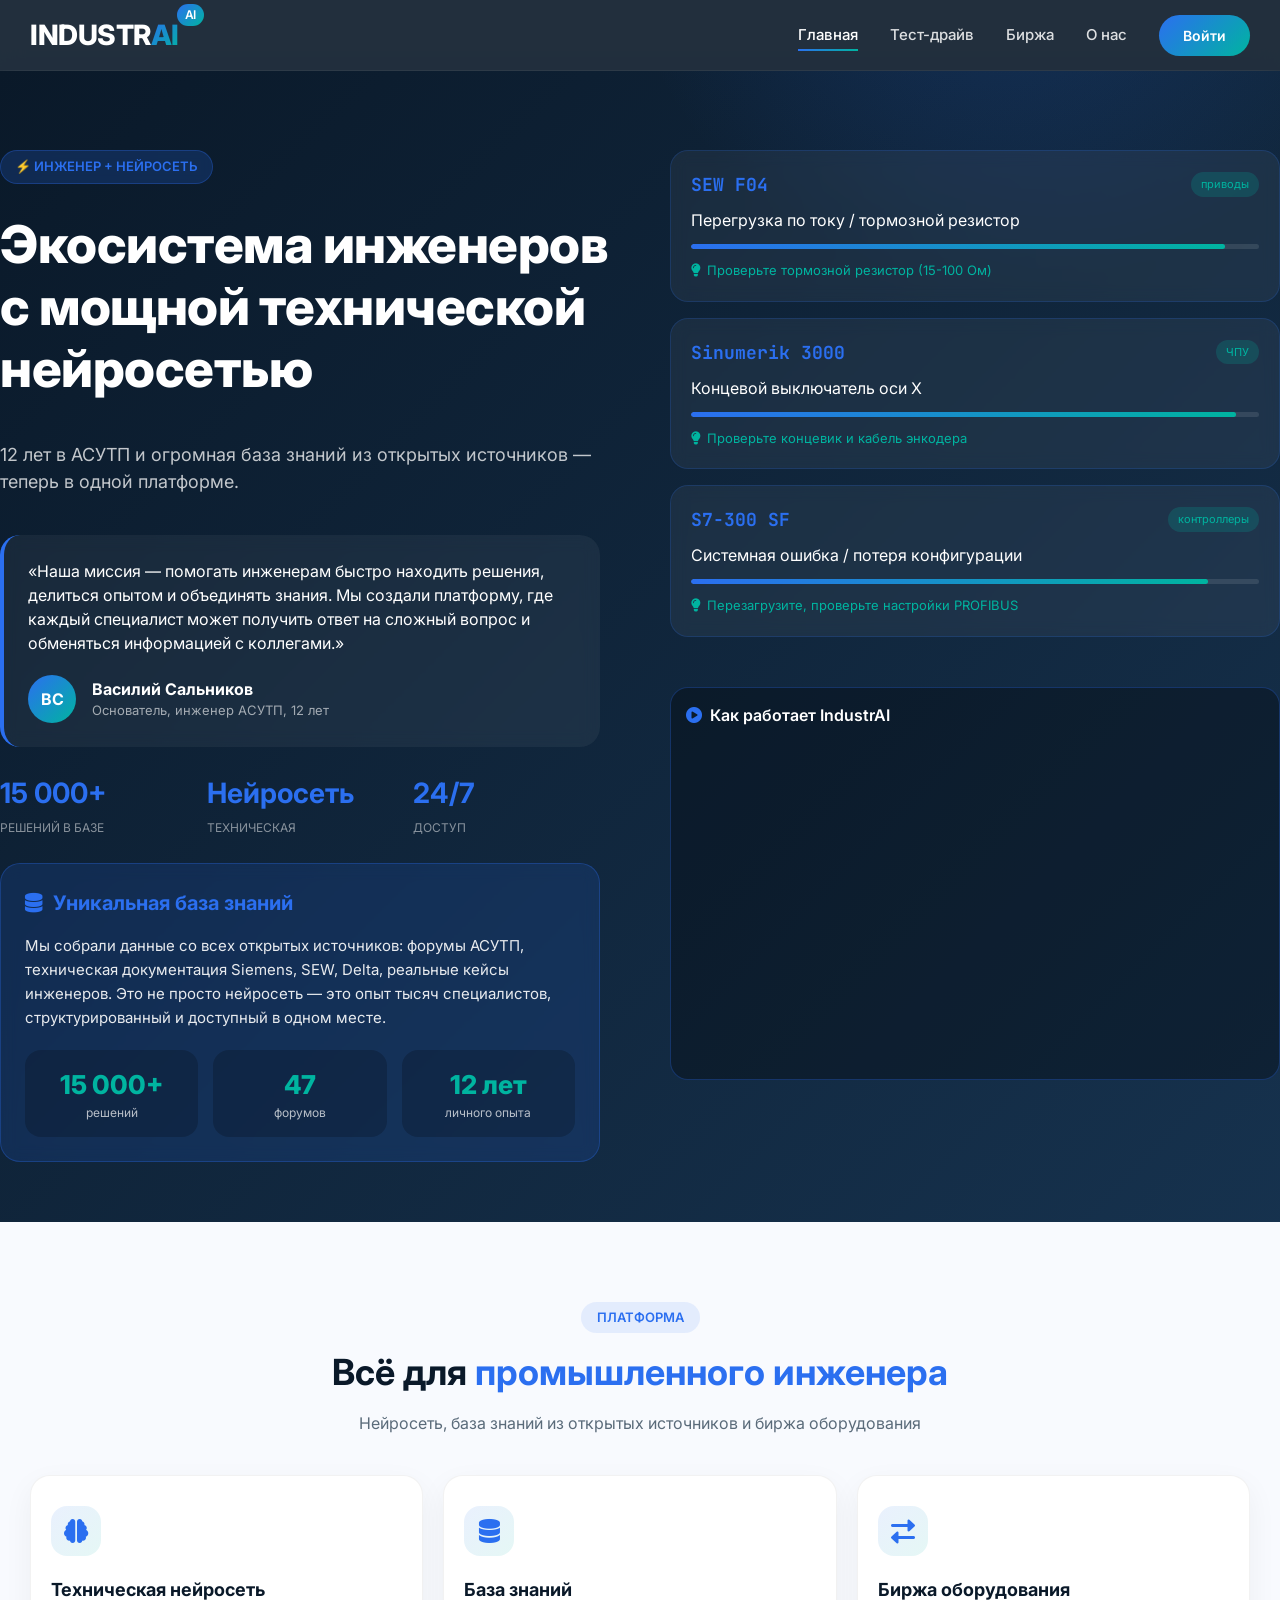
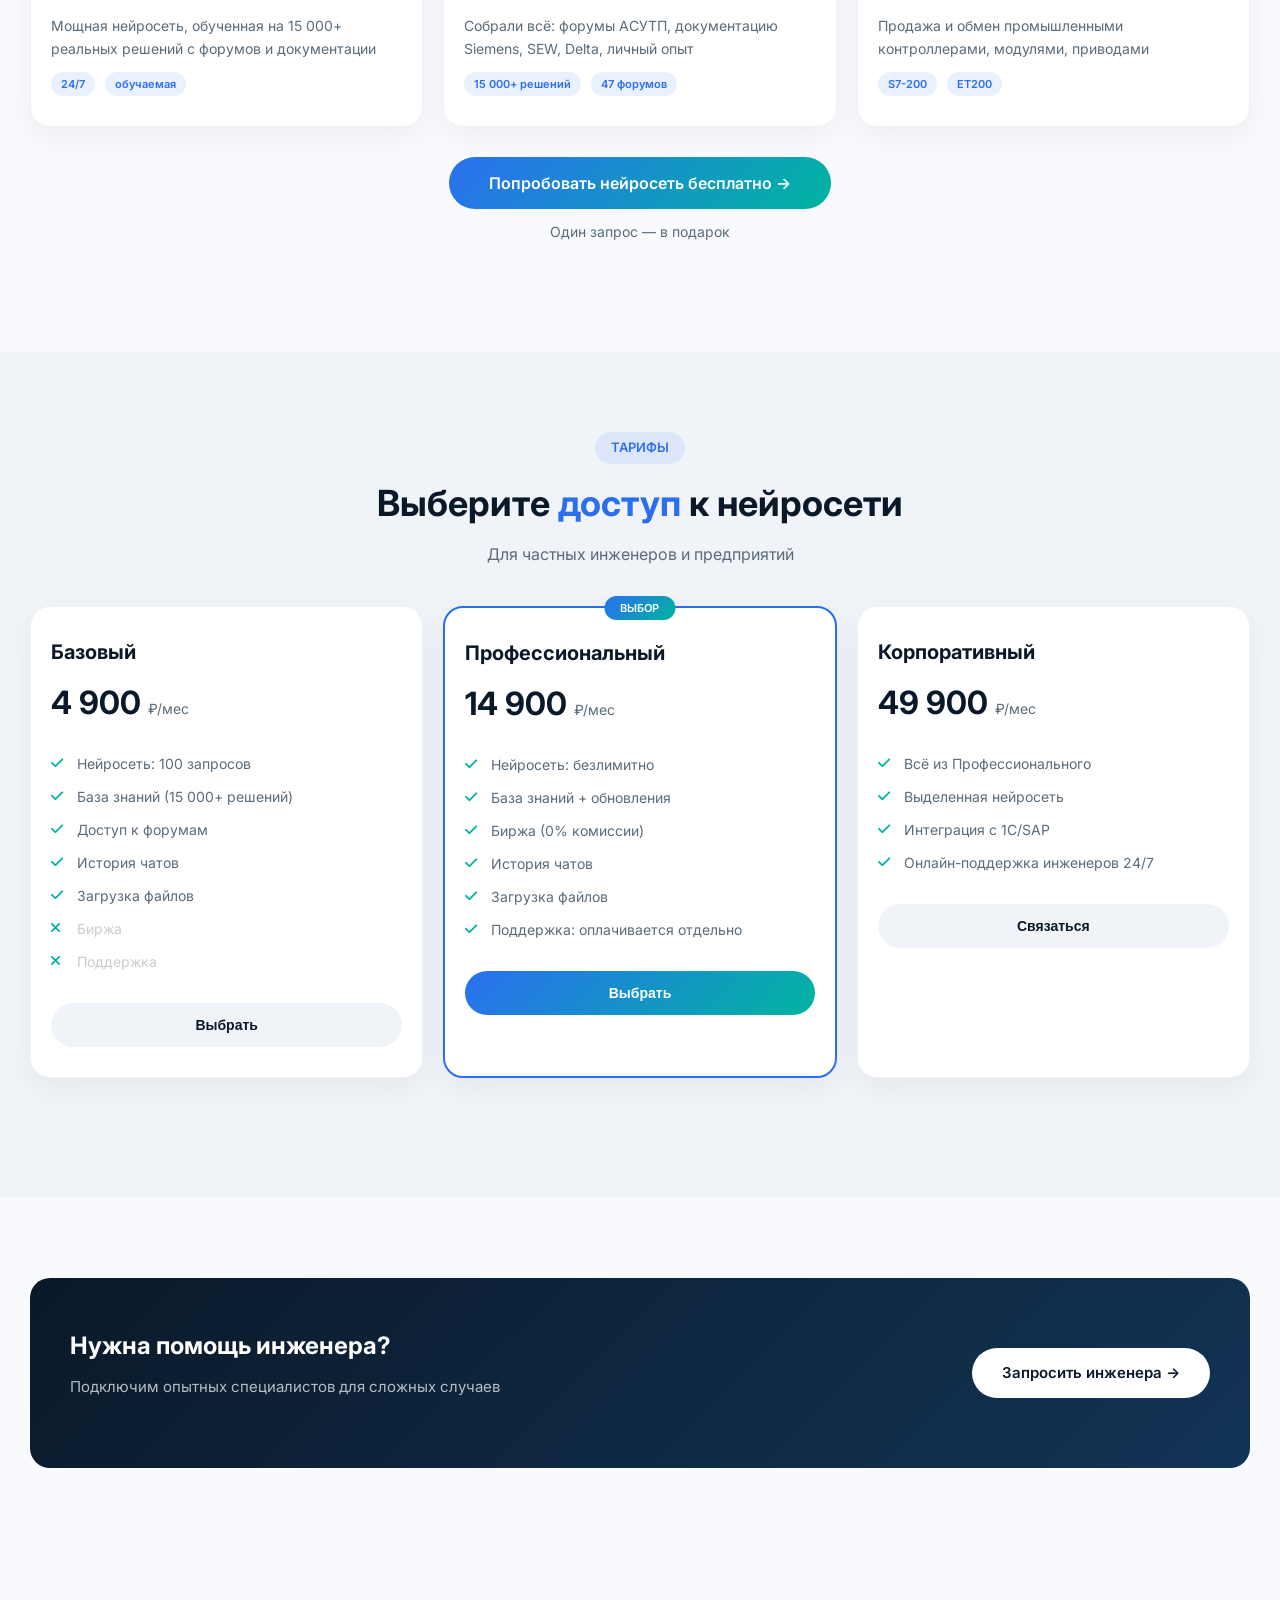
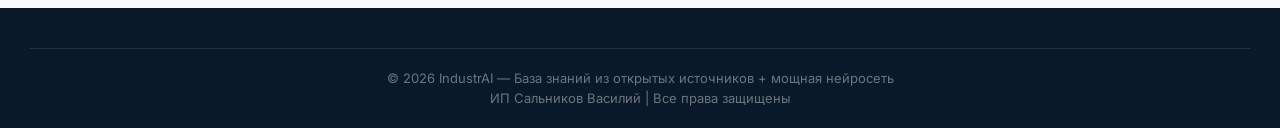
<file: index.html>
<!DOCTYPE html>
<html lang="ru">
<head>
    <meta charset="UTF-8">
    <meta name="viewport" content="width=device-width, initial-scale=1.0, maximum-scale=1.0, user-scalable=yes, viewport-fit=cover">
    <meta name="copyright" content="IndustrAI - Василий Сальников, 2026. Все права защищены">
    <meta name="author" content="Василий Сальников">
    <link rel="icon" href="data:image/svg+xml,<svg xmlns='http://www.w3.org/2000/svg' viewBox='0 0 100 100'><rect width='100' height='100' rx='20' fill='%232B6FF0'/><text x='50' y='70' font-size='70' text-anchor='middle' fill='white' font-family='Arial' font-weight='bold'>IA</text></svg>">
    <title>IndustrAI — экосистема инженеров</title>
    <link rel="preconnect" href="https://fonts.googleapis.com">
    <link rel="preconnect" href="https://fonts.gstatic.com" crossorigin>
    <link href="https://fonts.googleapis.com/css2?family=Inter:wght@300;400;500;600;700;800&family=JetBrains+Mono:wght@400;500&display=swap" rel="stylesheet">
    <link rel="stylesheet" href="https://cdnjs.cloudflare.com/ajax/libs/font-awesome/6.0.0-beta3/css/all.min.css">
    <!-- Подключаем CSS с принудительным обновлением кэша -->
    <link rel="stylesheet" href="style.css?v=3">
    
    <style>
        /* КРИТИЧЕСКИЕ СТИЛИ ДЛЯ МОБИЛЬНЫХ УСТРОЙСТВ - ДЛЯ ГАРАНТИИ */
        @media (max-width: 768px) {
            /* Область ввода чата - гарантированно видна */
            .chat-input-area {
                padding: 10px 12px !important;
                background: white !important;
                border-top: 1px solid #E0E8F0 !important;
            }
            
            .chat-input-wrapper {
                display: flex !important;
                gap: 8px !important;
                align-items: center !important;
                width: 100% !important;
            }
            
            .chat-input {
                flex: 1 !important;
                padding: 10px 14px !important;
                font-size: 14px !important;
                background: #F5F7FA !important;
                border: 1px solid #E0E8F0 !important;
                border-radius: 30px !important;
                -webkit-appearance: none !important;
            }
            
            /* Кнопка отправки - БОЛЬШАЯ И ВИДИМАЯ */
            .chat-send {
                width: 44px !important;
                height: 44px !important;
                min-width: 44px !important;
                background: linear-gradient(135deg, #2B6FF0, #00B4A0) !important;
                border-radius: 50% !important;
                display: flex !important;
                align-items: center !important;
                justify-content: center !important;
                color: white !important;
                border: none !important;
                cursor: pointer !important;
                flex-shrink: 0 !important;
            }
            
            .chat-send i {
                font-size: 18px !important;
            }
            
            /* Кнопка прикрепления файла */
            .attach-btn {
                width: 44px !important;
                height: 44px !important;
                min-width: 44px !important;
                background: #F0F4F8 !important;
                border-radius: 50% !important;
                display: flex !important;
                align-items: center !important;
                justify-content: center !important;
                color: #2B6FF0 !important;
                border: 1px solid #E0E8F0 !important;
                cursor: pointer !important;
                flex-shrink: 0 !important;
            }
            
            /* Контейнер чата */
            .chat-container {
                margin: 10px 12px 20px !important;
                border-radius: 20px !important;
                display: flex !important;
                flex-direction: column !important;
            }
            
            /* Боковая панель */
            .chat-sidebar {
                height: auto !important;
                max-height: 200px !important;
                min-height: auto !important;
                padding: 12px !important;
            }
            
            /* Основная область чата */
            .chat-main {
                height: 55vh !important;
                min-height: 400px !important;
            }
            
            /* Сообщения */
            .message-content {
                max-width: 85% !important;
                font-size: 13px !important;
                padding: 10px 14px !important;
            }
            
            /* Отступы для тела */
            body {
                padding-top: 60px !important;
            }
            
            .container {
                padding: 0 12px !important;
            }
        }
    </style>
</head>
<body>
    <!-- Мобильное меню -->
    <div class="mobile-menu" id="mobileMenu">
        <a href="index.html" class="nav-link active">Главная</a>
        <a href="test.html" class="nav-link">Тест-драйв</a>
        <a href="marketplace.html" class="nav-link">Биржа</a>
        <a href="about.html" class="nav-link">О нас</a>
        <a href="login.html" class="nav-button" style="margin-top: 20px; text-align: center;">Войти</a>
    </div>

    <!-- Навигация -->
    <nav class="navbar">
        <div class="container nav-container">
            <a href="index.html" class="logo">INDUSTR<span>AI</span></a>
            <div class="nav-menu">
                <a href="index.html" class="nav-link active">Главная</a>
                <a href="test.html" class="nav-link" id="testDriveLink">Тест-драйв</a>
                <a href="marketplace.html" class="nav-link">Биржа</a>
                <a href="about.html" class="nav-link">О нас</a>
                <div id="userMenu" style="display: none; align-items: center; gap: 15px;">
                    <span class="user-name" id="userNameDisplay" onclick="window.location.href='profile.html'"></span>
                    <span class="logout-btn" onclick="logout()">Выйти</span>
                </div>
                <a href="login.html" class="nav-button" id="loginBtn">Войти</a>
            </div>
            <div class="mobile-menu-button" onclick="toggleMobileMenu()">
                <i class="fas fa-bars"></i>
            </div>
        </div>
    </nav>

    <!-- Баннер подписки (показывается только авторизованным) -->
    <div id="subscriptionBanner" class="subscription-banner" style="display: none;">
        <div class="container">
            <div class="subscription-info">
                <div class="subscription-title" id="subscriptionTitle">✓ Подписка активна</div>
                <div class="subscription-text" id="subscriptionText">Спасибо за приобретение подписки! Теперь у вас есть неограниченный доступ к технической нейросети.</div>
                <div class="subscription-expiry" id="subscriptionExpiry"></div>
            </div>
            <a href="profile.html" class="subscription-button">Перейти в нейросеть →</a>
        </div>
    </div>

    <!-- Модальное окно подтверждения оплаты -->
    <div class="confirm-modal" id="confirmModal">
        <div class="confirm-content">
            <h3 id="confirmTitle">Подтверждение</h3>
            <p id="confirmText">Вы согласны с условиями покупки?</p>
            <div class="confirm-buttons">
                <button class="confirm-button yes" onclick="processPayment()">Да, оплатить</button>
                <button class="confirm-button no" onclick="closeConfirmModal()">Отмена</button>
            </div>
        </div>
    </div>

    <!-- Модальное окно для телефона -->
    <div class="modal" id="phoneModal">
        <div class="modal-content">
            <div class="modal-close" onclick="closeModal()">×</div>
            <h3>Оставьте ваш телефон</h3>
            <p>Мы свяжемся с вами в ближайшее время</p>
            <input type="tel" class="modal-input" id="buyerPhone" placeholder="+7 (___) ___-__-__">
            <button class="modal-button" onclick="submitPhone()">Отправить</button>
        </div>
    </div>

    <!-- Главная страница -->
    <section class="gradient-bg">
        <div class="container hero">
            <div class="hero-grid">
                <!-- Левая колонка -->
                <div class="hero-left">
                    <span class="hero-label">⚡ ИНЖЕНЕР + НЕЙРОСЕТЬ</span>
                    <h1>Экосистема инженеров с мощной технической нейросетью</h1>
                    <p class="hero-description">12 лет в АСУТП и огромная база знаний из открытых источников — теперь в одной платформе.</p>
                    
                    <!-- Блок истории -->
                    <div class="story-block">
                        <p>«Наша миссия — помогать инженерам быстро находить решения, делиться опытом и объединять знания. Мы создали платформу, где каждый специалист может получить ответ на сложный вопрос и обменяться информацией с коллегами.»</p>
                        <div class="story-author">
                            <div class="author-photo">ВС</div>
                            <div>
                                <h4 style="color:white;">Василий Сальников</h4>
                                <p style="opacity:0.6; font-size:13px;">Основатель, инженер АСУТП, 12 лет</p>
                            </div>
                        </div>
                    </div>

                    <!-- Статистика -->
                    <div class="hero-stats">
                        <div class="stat-item">
                            <span class="stat-number">15 000+</span><br>
                            <span class="stat-label">решений в базе</span>
                        </div>
                        <div class="stat-item">
                            <span class="stat-number">Нейросеть</span><br>
                            <span class="stat-label">техническая</span>
                        </div>
                        <div class="stat-item">
                            <span class="stat-number">24/7</span><br>
                            <span class="stat-label">доступ</span>
                        </div>
                    </div>

                    <!-- Блок базы знаний -->
                    <div class="knowledge-block">
                        <h3><i class="fas fa-database"></i> Уникальная база знаний</h3>
                        <p>Мы собрали данные со всех открытых источников: форумы АСУТП, техническая документация Siemens, SEW, Delta, реальные кейсы инженеров. Это не просто нейросеть — это опыт тысяч специалистов, структурированный и доступный в одном месте.</p>
                        <div class="knowledge-stats">
                            <div class="knowledge-stat-item">
                                <div class="knowledge-stat-number">15 000+</div>
                                <div class="knowledge-stat-label">решений</div>
                            </div>
                            <div class="knowledge-stat-item">
                                <div class="knowledge-stat-number">47</div>
                                <div class="knowledge-stat-label">форумов</div>
                            </div>
                            <div class="knowledge-stat-item">
                                <div class="knowledge-stat-number">12 лет</div>
                                <div class="knowledge-stat-label">личного опыта</div>
                            </div>
                        </div>
                    </div>
                </div>

                <!-- Правая колонка: карточки ошибок + ВИДЕО -->
                <div class="hero-right">
                    <div class="error-cards">
                        <div class="error-card" onclick="openBuyModal(1)">
                            <div class="error-header">
                                <span class="error-code">SEW F04</span>
                                <span class="error-tag">приводы</span>
                            </div>
                            <div style="margin-bottom:5px;">Перегрузка по току / тормозной резистор</div>
                            <div class="error-progress"><div class="progress-bar" style="width:94%"></div></div>
                            <div class="error-solution"><i class="fas fa-lightbulb"></i> Проверьте тормозной резистор (15-100 Ом)</div>
                        </div>
                        <div class="error-card" onclick="openBuyModal(2)">
                            <div class="error-header">
                                <span class="error-code">Sinumerik 3000</span>
                                <span class="error-tag">ЧПУ</span>
                            </div>
                            <div style="margin-bottom:5px;">Концевой выключатель оси X</div>
                            <div class="error-progress"><div class="progress-bar" style="width:96%"></div></div>
                            <div class="error-solution"><i class="fas fa-lightbulb"></i> Проверьте концевик и кабель энкодера</div>
                        </div>
                        <div class="error-card" onclick="openBuyModal(3)">
                            <div class="error-header">
                                <span class="error-code">S7-300 SF</span>
                                <span class="error-tag">контроллеры</span>
                            </div>
                            <div style="margin-bottom:5px;">Системная ошибка / потеря конфигурации</div>
                            <div class="error-progress"><div class="progress-bar" style="width:91%"></div></div>
                            <div class="error-solution"><i class="fas fa-lightbulb"></i> Перезагрузите, проверьте настройки PROFIBUS</div>
                        </div>
                    </div>

                    <!-- Видеоблок с видео из репозитория -->
                    <div class="video-block">
                        <h4><i class="fas fa-play-circle"></i> Как работает IndustrAI</h4>
                        <div class="video-container">
                            <video width="100%" height="auto" autoplay muted loop playsinline>
                                <source src="promo.mp4" type="video/mp4">
                                Ваш браузер не поддерживает видео.
                            </video>
                        </div>
                    </div>
                </div>
            </div>
        </div>
    </section>

    <!-- Карточки возможностей -->
    <section class="section">
        <div class="container">
            <div class="section-header">
                <span class="section-label">ПЛАТФОРМА</span>
                <h2>Всё для <span>промышленного инженера</span></h2>
                <p class="section-subtitle">Нейросеть, база знаний из открытых источников и биржа оборудования</p>
            </div>

            <div class="features-grid">
                <div class="feature-card">
                    <div class="feature-icon"><i class="fas fa-brain"></i></div>
                    <h3>Техническая нейросеть</h3>
                    <p>Мощная нейросеть, обученная на 15 000+ реальных решений с форумов и документации</p>
                    <span class="feature-tag">24/7</span>
                    <span class="feature-tag">обучаемая</span>
                </div>
                <div class="feature-card">
                    <div class="feature-icon"><i class="fas fa-database"></i></div>
                    <h3>База знаний</h3>
                    <p>Собрали всё: форумы АСУТП, документацию Siemens, SEW, Delta, личный опыт</p>
                    <span class="feature-tag">15 000+ решений</span>
                    <span class="feature-tag">47 форумов</span>
                </div>
                <div class="feature-card">
                    <div class="feature-icon"><i class="fas fa-exchange-alt"></i></div>
                    <h3>Биржа оборудования</h3>
                    <p>Продажа и обмен промышленными контроллерами, модулями, приводами</p>
                    <span class="feature-tag">S7-200</span>
                    <span class="feature-tag">ET200</span>
                </div>
            </div>

            <!-- Кнопка призыва -->
            <div style="text-align: center; margin: 30px 0;">
                <a href="test.html" class="nav-button" id="mainActionBtn" style="font-size: 16px; padding: 14px 40px;">
                    Попробовать нейросеть бесплатно →
                </a>
                <p style="margin-top: 12px; color: #5A6B7A; font-size: 14px;" id="mainActionHint">Один запрос — в подарок</p>
            </div>
        </div>
    </section>

    <!-- Тарифы -->
    <section class="section" style="background: #F0F4F8;">
        <div class="container">
            <div class="section-header">
                <span class="section-label">ТАРИФЫ</span>
                <h2>Выберите <span>доступ</span> к нейросети</h2>
                <p class="section-subtitle">Для частных инженеров и предприятий</p>
            </div>

            <div class="pricing-grid">
                <!-- Базовый -->
                <div class="pricing-card">
                    <h3>Базовый</h3>
                    <div class="price">4 900 <small>₽/мес</small></div>
                    <ul class="pricing-features">
                        <li><i class="fas fa-check"></i> Нейросеть: 100 запросов</li>
                        <li><i class="fas fa-check"></i> База знаний (15 000+ решений)</li>
                        <li><i class="fas fa-check"></i> Доступ к форумам</li>
                        <li><i class="fas fa-check"></i> История чатов</li>
                        <li><i class="fas fa-check"></i> Загрузка файлов</li>
                        <li style="color: #ccc;"><i class="fas fa-times"></i> Биржа</li>
                        <li style="color: #ccc;"><i class="fas fa-times"></i> Поддержка</li>
                    </ul>
                    <button class="pricing-button basic" onclick="showConfirm('basic', 'Базовый', 4900)">Выбрать</button>
                </div>

                <!-- Профессиональный -->
                <div class="pricing-card popular">
                    <div class="popular-badge">ВЫБОР</div>
                    <h3>Профессиональный</h3>
                    <div class="price">14 900 <small>₽/мес</small></div>
                    <ul class="pricing-features">
                        <li><i class="fas fa-check"></i> Нейросеть: безлимитно</li>
                        <li><i class="fas fa-check"></i> База знаний + обновления</li>
                        <li><i class="fas fa-check"></i> Биржа (0% комиссии)</li>
                        <li><i class="fas fa-check"></i> История чатов</li>
                        <li><i class="fas fa-check"></i> Загрузка файлов</li>
                        <li><i class="fas fa-check"></i> Поддержка: оплачивается отдельно</li>
                    </ul>
                    <button class="pricing-button premium" onclick="showConfirm('pro', 'Профессиональный', 14900)">Выбрать</button>
                </div>

                <!-- Корпоративный -->
                <div class="pricing-card">
                    <h3>Корпоративный</h3>
                    <div class="price">49 900 <small>₽/мес</small></div>
                    <ul class="pricing-features">
                        <li><i class="fas fa-check"></i> Всё из Профессионального</li>
                        <li><i class="fas fa-check"></i> Выделенная нейросеть</li>
                        <li><i class="fas fa-check"></i> Интеграция с 1С/SAP</li>
                        <li><i class="fas fa-check"></i> Онлайн-поддержка инженеров 24/7</li>
                    </ul>
                    <button class="pricing-button basic" onclick="showConfirm('corp', 'Корпоративный', 49900)">Связаться</button>
                </div>
            </div>
        </div>
    </section>

    <!-- Блок поддержки -->
    <section class="section">
        <div class="container">
            <div class="support-section">
                <div class="support-content">
                    <h2>Нужна помощь инженера?</h2>
                    <p>Подключим опытных специалистов для сложных случаев</p>
                </div>
                <div class="support-button" onclick="requestSupport()">Запросить инженера →</div>
            </div>
        </div>
    </section>

    <!-- Футер -->
    <footer class="footer">
        <div class="container">
            <div class="footer-bottom">
                © 2026 IndustrAI — База знаний из открытых источников + мощная нейросеть<br>
                ИП Сальников Василий | Все права защищены
            </div>
        </div>
    </footer>

    <script src="script.js?v=3"></script>
</body>
</html>
</file>
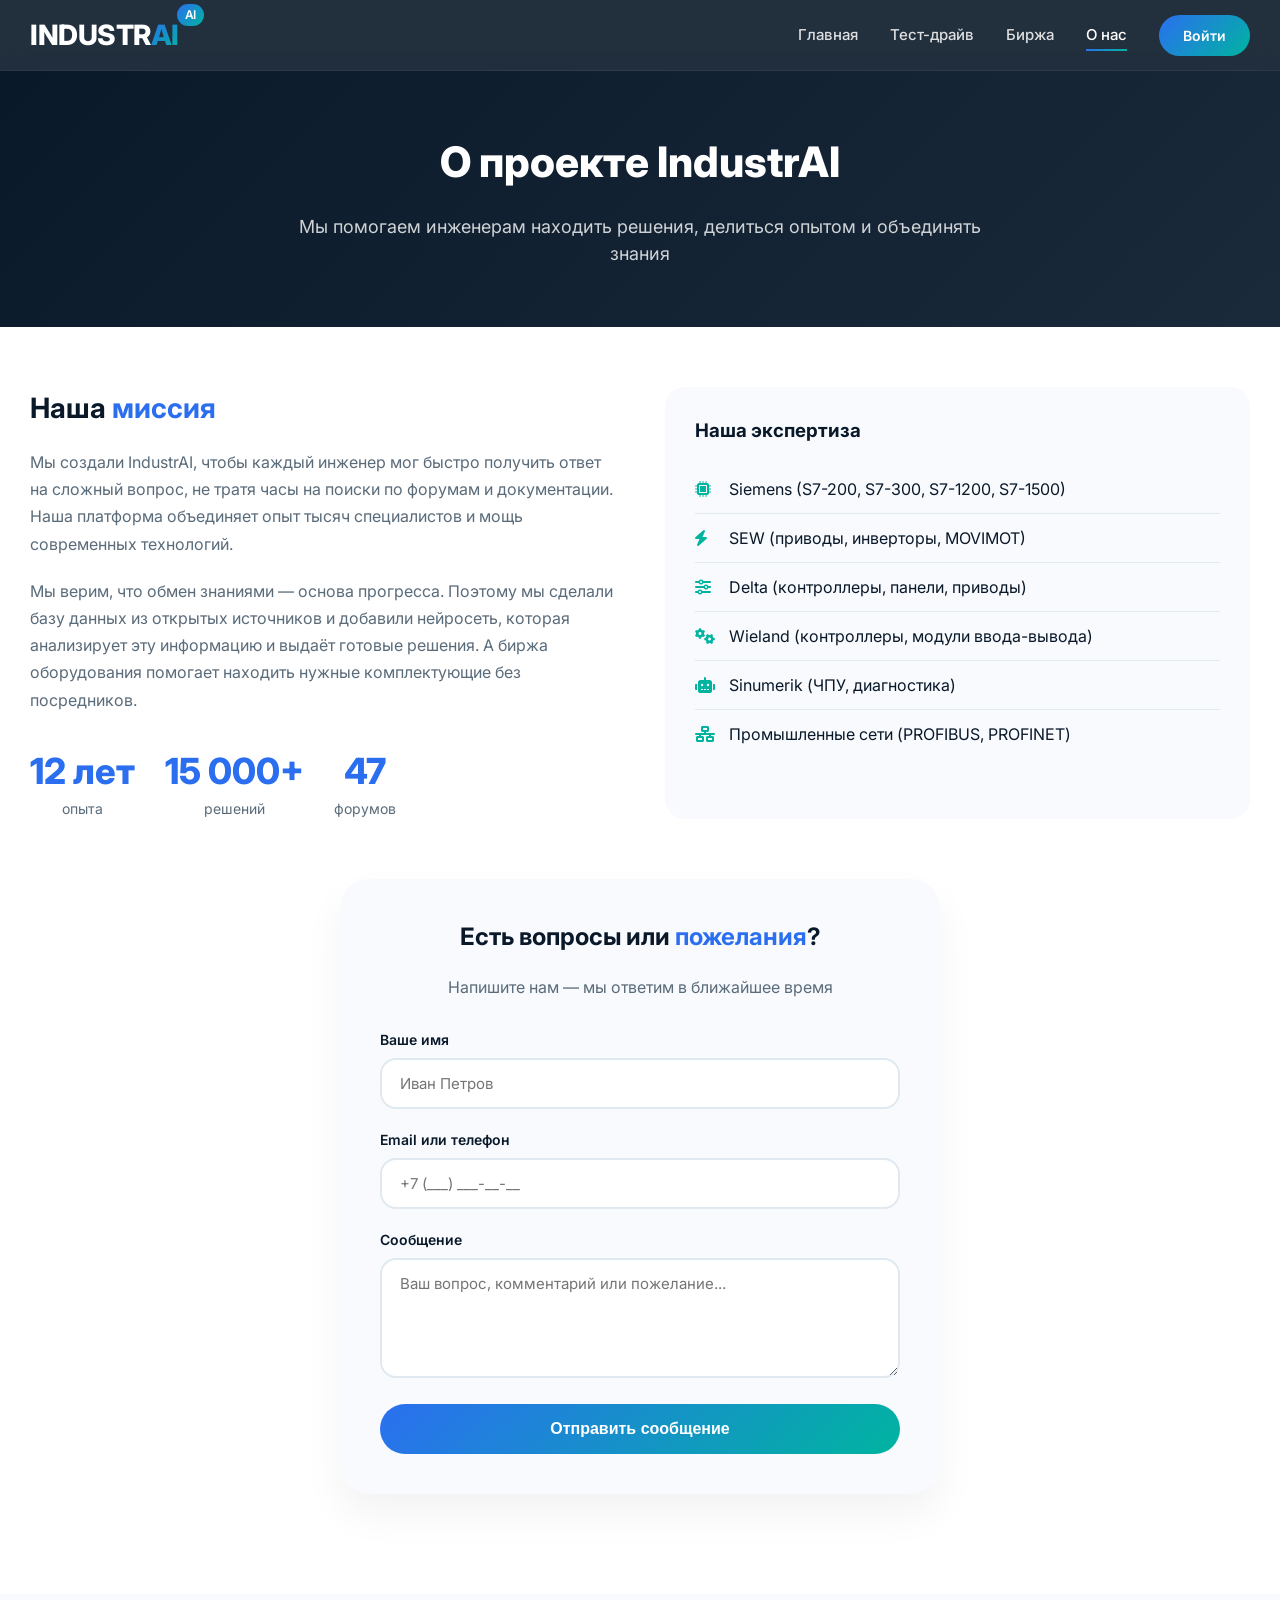
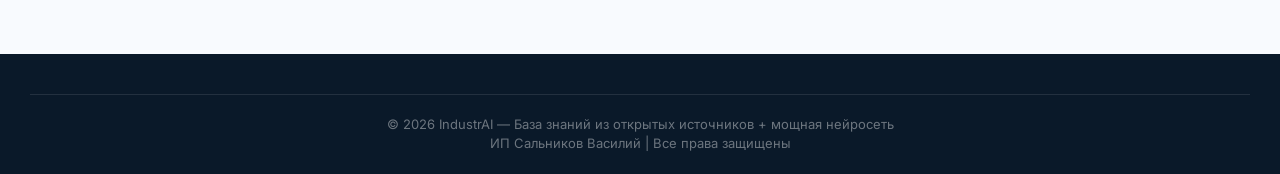
<file: about.html>
<!DOCTYPE html>
<html lang="ru">
<head>
    <meta charset="UTF-8">
    <meta name="viewport" content="width=device-width, initial-scale=1.0, maximum-scale=1.0, user-scalable=yes">
    <meta name="copyright" content="IndustrAI - Василий Сальников, 2026. Все права защищены">
    <meta name="author" content="Василий Сальников">
    <link rel="icon" href="data:image/svg+xml,<svg xmlns='http://www.w3.org/2000/svg' viewBox='0 0 100 100'><rect width='100' height='100' rx='20' fill='%232B6FF0'/><text x='50' y='70' font-size='70' text-anchor='middle' fill='white' font-family='Arial' font-weight='bold'>IA</text></svg>">
    <title>О проекте — IndustrAI</title>
    <link rel="preconnect" href="https://fonts.googleapis.com">
    <link rel="preconnect" href="https://fonts.gstatic.com" crossorigin>
    <link href="https://fonts.googleapis.com/css2?family=Inter:wght@300;400;500;600;700;800&display=swap" rel="stylesheet">
    <link rel="stylesheet" href="https://cdnjs.cloudflare.com/ajax/libs/font-awesome/6.0.0-beta3/css/all.min.css">
    <link rel="stylesheet" href="style.css">
</head>
<body>
    <!-- Мобильное меню -->
    <div class="mobile-menu" id="mobileMenu">
        <a href="index.html" class="nav-link">Главная</a>
        <a href="test.html" class="nav-link">Тест-драйв</a>
        <a href="marketplace.html" class="nav-link">Биржа</a>
        <a href="about.html" class="nav-link active">О нас</a>
        <a href="login.html" class="nav-button" style="margin-top: 20px; text-align: center;">Войти</a>
    </div>

    <!-- Навигация -->
    <nav class="navbar">
        <div class="container nav-container">
            <a href="index.html" class="logo">INDUSTR<span>AI</span></a>
            <div class="nav-menu">
                <a href="index.html" class="nav-link">Главная</a>
                <a href="test.html" class="nav-link" id="testDriveLink">Тест-драйв</a>
                <a href="marketplace.html" class="nav-link">Биржа</a>
                <a href="about.html" class="nav-link active">О нас</a>
                <div id="userMenu" style="display: none; align-items: center; gap: 15px;">
                    <span class="user-name" id="userNameDisplay" onclick="window.location.href='profile.html'"></span>
                    <span class="logout-btn" onclick="logout()">Выйти</span>
                </div>
                <a href="login.html" class="nav-button" id="loginBtn">Войти</a>
            </div>
            <div class="mobile-menu-button" onclick="toggleMobileMenu()">
                <i class="fas fa-bars"></i>
            </div>
        </div>
    </nav>

    <!-- Страница "О нас" -->
    <section class="about-hero">
        <div class="container">
            <h1>О проекте IndustrAI</h1>
            <p>Мы помогаем инженерам находить решения, делиться опытом и объединять знания</p>
        </div>
    </section>

    <div class="about-content">
        <div class="container">
            <div class="about-grid">
                <div class="about-text">
                    <h2>Наша <span>миссия</span></h2>
                    <p>Мы создали IndustrAI, чтобы каждый инженер мог быстро получить ответ на сложный вопрос, не тратя часы на поиски по форумам и документации. Наша платформа объединяет опыт тысяч специалистов и мощь современных технологий.</p>
                    <p>Мы верим, что обмен знаниями — основа прогресса. Поэтому мы сделали базу данных из открытых источников и добавили нейросеть, которая анализирует эту информацию и выдаёт готовые решения. А биржа оборудования помогает находить нужные комплектующие без посредников.</p>
                    
                    <div class="about-stats">
                        <div class="about-stat-item">
                            <div class="about-stat-number">12 лет</div>
                            <div class="about-stat-label">опыта</div>
                        </div>
                        <div class="about-stat-item">
                            <div class="about-stat-number">15 000+</div>
                            <div class="about-stat-label">решений</div>
                        </div>
                        <div class="about-stat-item">
                            <div class="about-stat-number">47</div>
                            <div class="about-stat-label">форумов</div>
                        </div>
                    </div>
                </div>
                
                <div class="expertise-list">
                    <h3 style="margin-bottom:20px;">Наша экспертиза</h3>
                    <li><i class="fas fa-microchip"></i> Siemens (S7-200, S7-300, S7-1200, S7-1500)</li>
                    <li><i class="fas fa-bolt"></i> SEW (приводы, инверторы, MOVIMOT)</li>
                    <li><i class="fas fa-sliders-h"></i> Delta (контроллеры, панели, приводы)</li>
                    <li><i class="fas fa-cogs"></i> Wieland (контроллеры, модули ввода-вывода)</li>
                    <li><i class="fas fa-robot"></i> Sinumerik (ЧПУ, диагностика)</li>
                    <li><i class="fas fa-network-wired"></i> Промышленные сети (PROFIBUS, PROFINET)</li>
                </div>
            </div>

            <!-- Форма обратной связи -->
            <div class="feedback-form">
                <h3>Есть вопросы или <span>пожелания</span>?</h3>
                <p style="text-align:center; color:#5A6B7A; margin-bottom:30px;">Напишите нам — мы ответим в ближайшее время</p>
                
                <form id="feedbackForm" onsubmit="sendFeedback(event)">
                    <div class="form-group">
                        <label>Ваше имя</label>
                        <input type="text" class="form-control" id="feedbackName" placeholder="Иван Петров" required>
                    </div>
                    <div class="form-group">
                        <label>Email или телефон</label>
                        <input type="text" class="form-control" id="feedbackContact" placeholder="+7 (___) ___-__-__" required>
                    </div>
                    <div class="form-group">
                        <label>Сообщение</label>
                        <textarea class="form-control" id="feedbackMessage" placeholder="Ваш вопрос, комментарий или пожелание..." required></textarea>
                    </div>
                    <button type="submit" class="form-submit">Отправить сообщение</button>
                </form>
            </div>
        </div>
    </div>

    <!-- Футер -->
    <footer class="footer">
        <div class="container">
            <div class="footer-bottom">
                © 2026 IndustrAI — База знаний из открытых источников + мощная нейросеть<br>
                ИП Сальников Василий | Все права защищены
            </div>
        </div>
    </footer>

    <script src="script.js"></script>
</body>
</html>
</file>
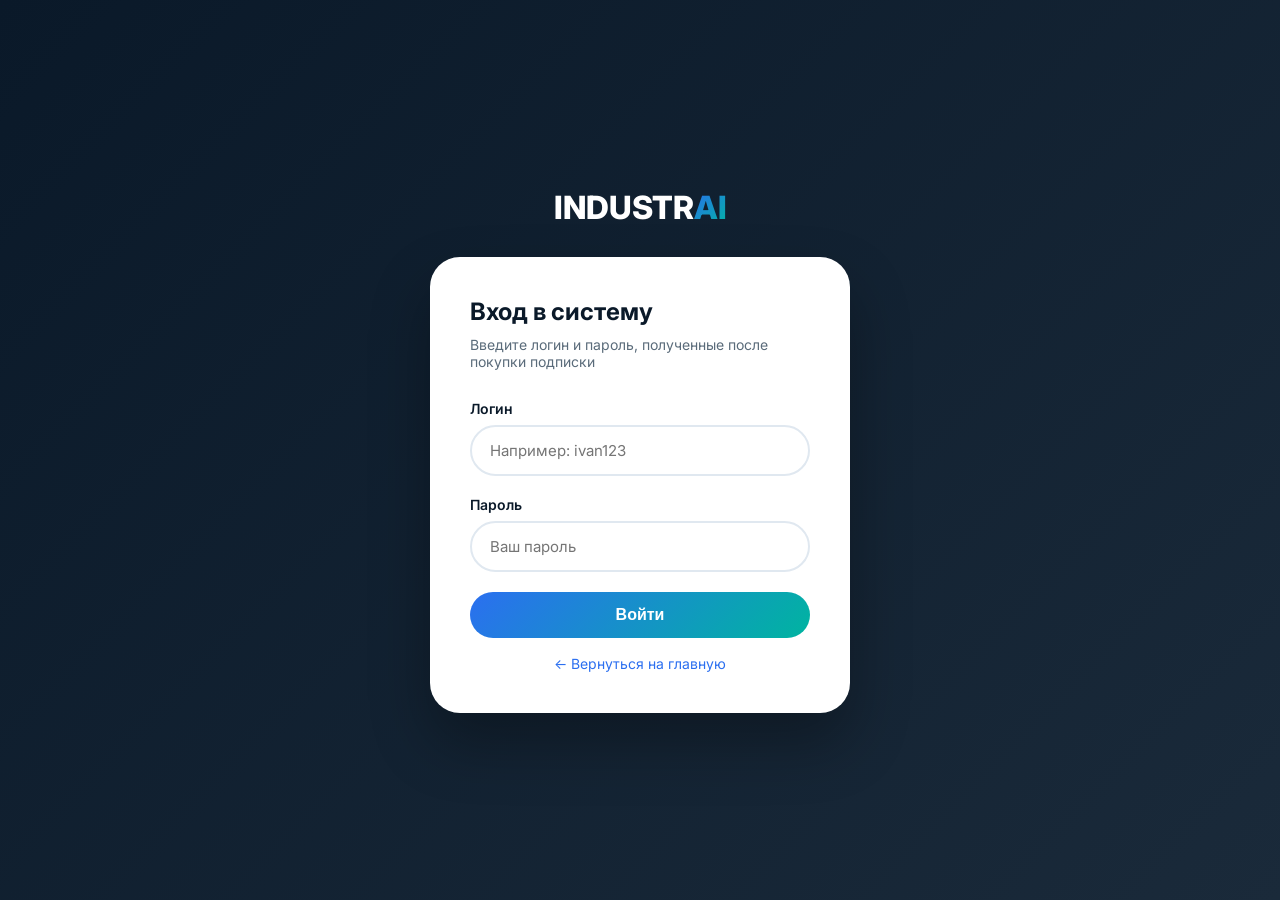
<file: login.html>
<!DOCTYPE html>
<html lang="ru">
<head>
    <meta charset="UTF-8">
    <meta name="viewport" content="width=device-width, initial-scale=1.0">
    <title>IndustrAI — вход в систему</title>
    <link rel="preconnect" href="https://fonts.googleapis.com">
    <link rel="preconnect" href="https://fonts.gstatic.com" crossorigin>
    <link href="https://fonts.googleapis.com/css2?family=Inter:wght@300;400;500;600;700;800&display=swap" rel="stylesheet">
    <link rel="stylesheet" href="https://cdnjs.cloudflare.com/ajax/libs/font-awesome/6.0.0-beta3/css/all.min.css">
    <link rel="icon" href="data:image/svg+xml,<svg xmlns='http://www.w3.org/2000/svg' viewBox='0 0 100 100'><rect width='100' height='100' rx='20' fill='%232B6FF0'/><text x='50' y='70' font-size='70' text-anchor='middle' fill='white' font-family='Arial' font-weight='bold'>IA</text></svg>">
    <style>
        * {
            margin: 0;
            padding: 0;
            box-sizing: border-box;
        }
        
        body {
            font-family: 'Inter', sans-serif;
            background: linear-gradient(135deg, #0A1929, #1A2A3A);
            min-height: 100vh;
            display: flex;
            align-items: center;
            justify-content: center;
            padding: 20px;
        }
        
        .login-container {
            max-width: 420px;
            width: 100%;
        }
        
        .logo {
            text-align: center;
            margin-bottom: 30px;
        }
        
        .logo a {
            font-size: 32px;
            font-weight: 800;
            color: white;
            text-decoration: none;
            position: relative;
            display: inline-block;
        }
        
        .logo span {
            background: linear-gradient(135deg, #2B6FF0, #00B4A0);
            -webkit-background-clip: text;
            -webkit-text-fill-color: transparent;
        }
        
        .logo::after {
            content: 'AI';
            position: absolute;
            top: -10px;
            right: -30px;
            font-size: 14px;
            background: linear-gradient(135deg, #2B6FF0, #00B4A0);
            padding: 2px 8px;
            border-radius: 20px;
            color: white;
            font-weight: 600;
        }
        
        .login-card {
            background: white;
            border-radius: 30px;
            padding: 40px;
            box-shadow: 0 30px 60px rgba(0,0,0,0.3);
        }
        
        .login-card h2 {
            font-size: 24px;
            font-weight: 700;
            margin-bottom: 10px;
            color: #0A1929;
        }
        
        .login-card p {
            color: #5A6B7A;
            margin-bottom: 30px;
            font-size: 14px;
        }
        
        .form-group {
            margin-bottom: 20px;
        }
        
        .form-group label {
            display: block;
            font-weight: 600;
            margin-bottom: 8px;
            font-size: 14px;
            color: #0A1929;
        }
        
        .form-input {
            width: 100%;
            padding: 14px 18px;
            border: 2px solid #E0E8F0;
            border-radius: 40px;
            font-family: 'Inter', sans-serif;
            font-size: 15px;
            transition: 0.3s;
        }
        
        .form-input:focus {
            outline: none;
            border-color: #2B6FF0;
        }
        
        .login-button {
            background: linear-gradient(135deg, #2B6FF0, #00B4A0);
            color: white;
            border: none;
            padding: 14px;
            border-radius: 40px;
            font-weight: 600;
            font-size: 16px;
            cursor: pointer;
            width: 100%;
            transition: 0.3s;
            margin-bottom: 15px;
        }
        
        .login-button:hover {
            transform: translateY(-2px);
            box-shadow: 0 10px 20px rgba(43,111,240,0.3);
        }
        
        .back-link {
            text-align: center;
        }
        
        .back-link a {
            color: #2B6FF0;
            text-decoration: none;
            font-size: 14px;
            transition: 0.3s;
        }
        
        .back-link a:hover {
            text-decoration: underline;
        }
        
        .error-message {
            color: #ff5f56;
            font-size: 13px;
            margin-top: 5px;
            display: none;
        }
        
        .notification {
            position: fixed;
            top: 20px;
            right: 20px;
            background: white;
            border-left: 4px solid #00B4A0;
            padding: 16px 20px;
            border-radius: 12px;
            box-shadow: 0 10px 30px rgba(0,0,0,0.2);
            z-index: 2000;
            animation: slideIn 0.3s ease;
            max-width: 350px;
        }
        
        @keyframes slideIn {
            from { transform: translateX(100%); opacity: 0; }
            to { transform: translateX(0); opacity: 1; }
        }
    </style>
</head>
<body>
    <div class="login-container">
        <div class="logo">
            <a href="index.html">INDUSTR<span>AI</span></a>
        </div>
        
        <div class="login-card">
            <h2>Вход в систему</h2>
            <p>Введите логин и пароль, полученные после покупки подписки</p>
            
            <div class="form-group">
                <label>Логин</label>
                <input type="text" class="form-input" id="login" placeholder="Например: ivan123">
            </div>
            
            <div class="form-group">
                <label>Пароль</label>
                <input type="password" class="form-input" id="password" placeholder="Ваш пароль">
                <div class="error-message" id="loginError">Неверный логин или пароль</div>
            </div>
            
            <button class="login-button" onclick="login()">Войти</button>
            
            <div class="back-link">
                <a href="index.html">← Вернуться на главную</a>
            </div>
        </div>
    </div>

    <script>
        function showNotification(msg) {
            const n = document.createElement('div');
            n.className = 'notification';
            n.innerHTML = `<i class="fas fa-check-circle" style="color:#00B4A0; margin-right:8px"></i>${msg}`;
            document.body.appendChild(n);
            setTimeout(() => n.remove(), 5000);
        }

        function login() {
            const login = document.getElementById('login').value;
            const password = document.getElementById('password').value;
            
            if (!login || !password) {
                document.getElementById('loginError').style.display = 'block';
                document.getElementById('loginError').textContent = 'Заполните все поля';
                return;
            }
            
            const users = JSON.parse(localStorage.getItem('industrai_users')) || {};
            
            if (users[login]) {
                const storedPassword = atob(users[login].password);
                
                if (storedPassword === password) {
                    localStorage.setItem('industrai_current_user', JSON.stringify({ login: login }));
                    showNotification('Вход выполнен успешно!');
                    setTimeout(() => {
                        window.location.href = 'index.html';
                    }, 1000);
                    return;
                }
            }
            
            document.getElementById('loginError').style.display = 'block';
        }

        document.addEventListener('keypress', function(e) {
            if (e.key === 'Enter') {
                login();
            }
        });
    </script>
</body>
</html>
</file>
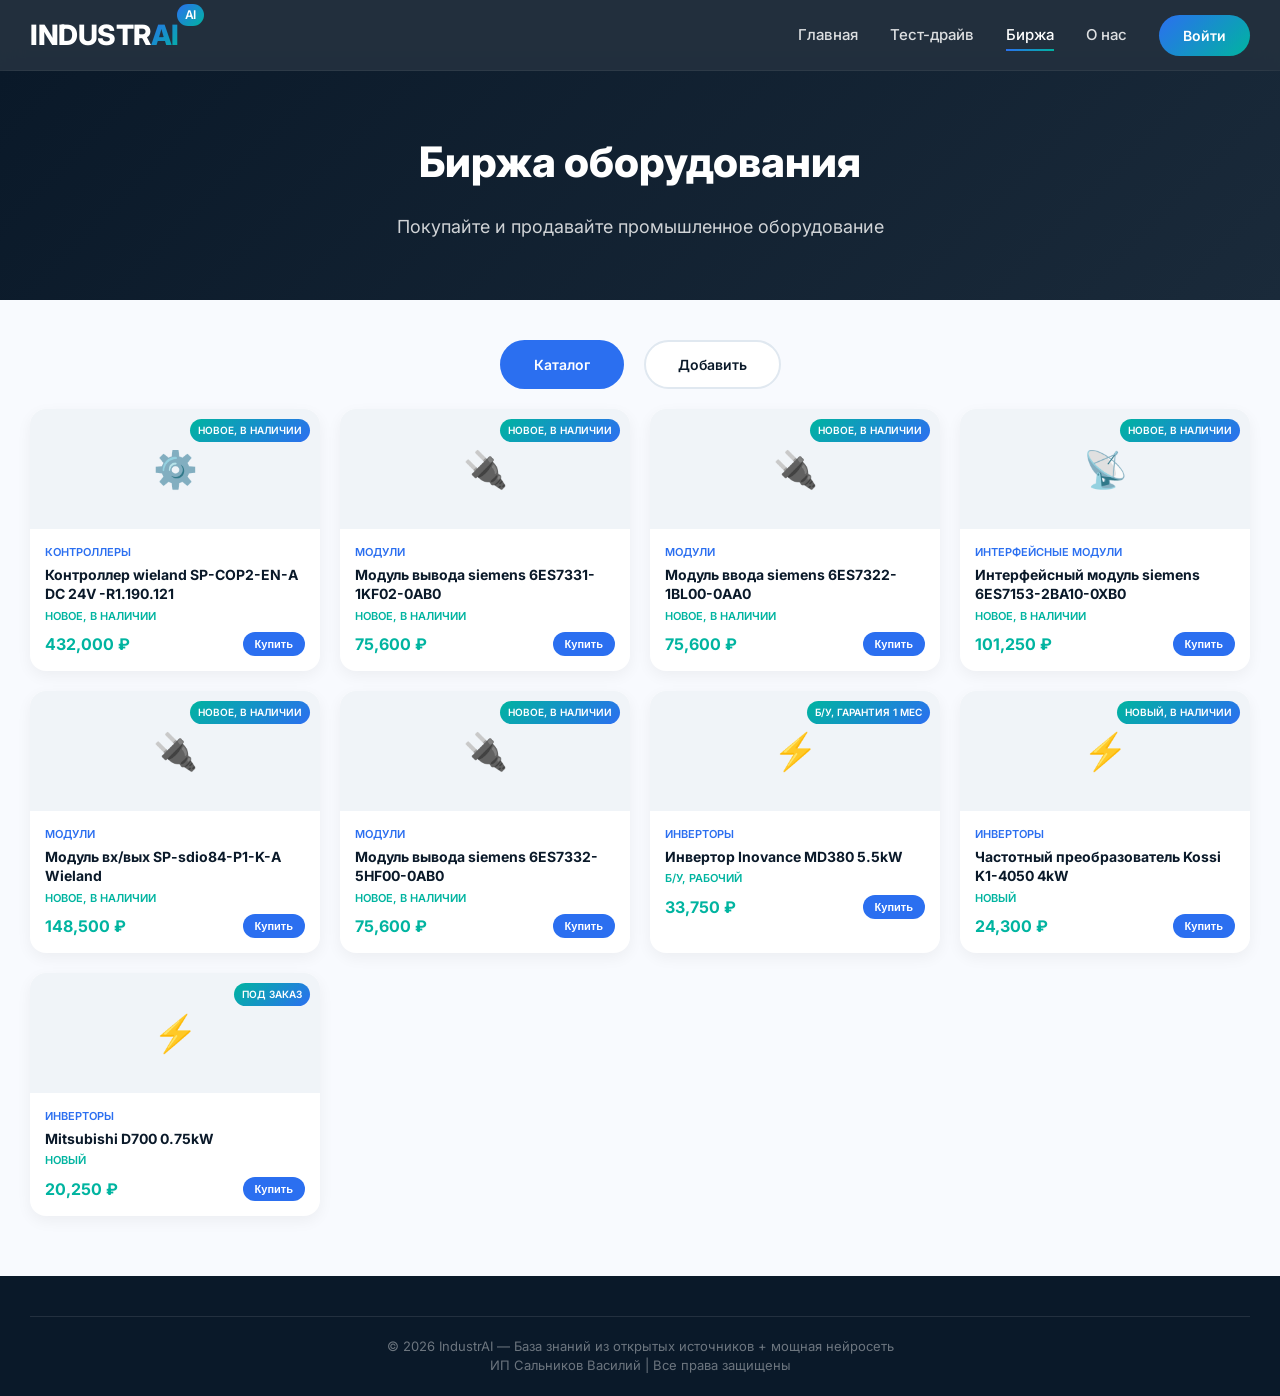
<file: marketplace.html>
<!DOCTYPE html>
<html lang="ru">
<head>
    <meta charset="UTF-8">
    <meta name="viewport" content="width=device-width, initial-scale=1.0, maximum-scale=1.0, user-scalable=yes">
    <meta name="copyright" content="IndustrAI - Василий Сальников, 2026. Все права защищены">
    <meta name="author" content="Василий Сальников">
    <link rel="icon" href="data:image/svg+xml,<svg xmlns='http://www.w3.org/2000/svg' viewBox='0 0 100 100'><rect width='100' height='100' rx='20' fill='%232B6FF0'/><text x='50' y='70' font-size='70' text-anchor='middle' fill='white' font-family='Arial' font-weight='bold'>IA</text></svg>">
    <title>Биржа оборудования — IndustrAI</title>
    <link rel="preconnect" href="https://fonts.googleapis.com">
    <link rel="preconnect" href="https://fonts.gstatic.com" crossorigin>
    <link href="https://fonts.googleapis.com/css2?family=Inter:wght@300;400;500;600;700;800&family=JetBrains+Mono:wght@400;500&display=swap" rel="stylesheet">
    <link rel="stylesheet" href="https://cdnjs.cloudflare.com/ajax/libs/font-awesome/6.0.0-beta3/css/all.min.css">
    <link rel="stylesheet" href="style.css">
</head>
<body>
    <!-- Мобильное меню -->
    <div class="mobile-menu" id="mobileMenu">
        <a href="index.html" class="nav-link">Главная</a>
        <a href="test.html" class="nav-link">Тест-драйв</a>
        <a href="marketplace.html" class="nav-link active">Биржа</a>
        <a href="about.html" class="nav-link">О нас</a>
        <a href="login.html" class="nav-button" style="margin-top: 20px; text-align: center;">Войти</a>
    </div>

    <!-- Навигация -->
    <nav class="navbar">
        <div class="container nav-container">
            <a href="index.html" class="logo">INDUSTR<span>AI</span></a>
            <div class="nav-menu">
                <a href="index.html" class="nav-link">Главная</a>
                <a href="test.html" class="nav-link" id="testDriveLink">Тест-драйв</a>
                <a href="marketplace.html" class="nav-link active">Биржа</a>
                <a href="about.html" class="nav-link">О нас</a>
                <div id="userMenu" style="display: none; align-items: center; gap: 15px;">
                    <span class="user-name" id="userNameDisplay" onclick="window.location.href='profile.html'"></span>
                    <span class="logout-btn" onclick="logout()">Выйти</span>
                </div>
                <a href="login.html" class="nav-button" id="loginBtn">Войти</a>
            </div>
            <div class="mobile-menu-button" onclick="toggleMobileMenu()">
                <i class="fas fa-bars"></i>
            </div>
        </div>
    </nav>

    <!-- Биржа -->
    <section class="marketplace-hero">
        <div class="container">
            <h1>Биржа оборудования</h1>
            <p>Покупайте и продавайте промышленное оборудование</p>
        </div>
    </section>

    <div class="container">
        <div class="marketplace-tabs">
            <div class="tab-button active" onclick="switchMarketplaceTab('catalog')">Каталог</div>
            <div class="tab-button" onclick="switchMarketplaceTab('add')">Добавить</div>
            <div class="tab-button" id="cabinetTabButton" style="display:none;" onclick="switchMarketplaceTab('cabinet')">Кабинет</div>
        </div>

        <div id="catalog-tab" class="tab-content active">
            <div class="items-grid" id="itemsGrid"></div>
        </div>

        <div id="add-tab" class="tab-content">
            <div class="add-form">
                <h3 style="margin-bottom:20px;">Продать оборудование</h3>
                <div class="form-group"><label>Название</label><input class="form-input" id="itemName" placeholder="Siemens S7-200"></div>
                <div class="form-group">
                    <label>Категория</label>
                    <select class="form-select" id="itemCategory">
                        <option>Контроллеры</option><option>Приводы</option><option>Модули</option><option>Интерфейсные модули</option>
                    </select>
                </div>
                <div class="form-group"><label>Описание</label><textarea class="form-textarea" id="itemDescription" placeholder="Состояние, год..."></textarea></div>
                <div class="form-group">
                    <label>Статус</label>
                    <select class="form-select" id="itemStatus">
                        <option>НОВОЕ, В НАЛИЧИИ</option>
                        <option>Б/У, в хорошем состоянии</option>
                    </select>
                </div>
                <div class="form-group">
                    <label>Ваша цена (₽)</label>
                    <div class="price-row">
                        <div class="price-input"><input class="form-input" id="sellerPrice" type="number" placeholder="10000"></div>
                        <div class="price-hint"><i class="fas fa-lock"></i> скрыта</div>
                    </div>
                </div>
                <button class="form-submit" onclick="addNewItem()">Отправить</button>
            </div>
        </div>

        <div id="cabinet-tab" class="tab-content">
            <div class="seller-cabinet">
                <h3>Ваши объявления <span class="admin-badge">только для администратора</span></h3>
                <div class="seller-items" id="sellerItems"></div>
            </div>
        </div>
    </div>

    <!-- Модальное окно для телефона -->
    <div class="modal" id="phoneModal">
        <div class="modal-content">
            <div class="modal-close" onclick="closeModal()">×</div>
            <h3>Оставьте ваш телефон</h3>
            <p>Мы свяжемся с вами в ближайшее время</p>
            <input type="tel" class="modal-input" id="buyerPhone" placeholder="+7 (___) ___-__-__">
            <button class="modal-button" onclick="submitPhone()">Отправить</button>
        </div>
    </div>

    <!-- Футер -->
    <footer class="footer">
        <div class="container">
            <div class="footer-bottom">
                © 2026 IndustrAI — База знаний из открытых источников + мощная нейросеть<br>
                ИП Сальников Василий | Все права защищены
            </div>
        </div>
    </footer>

    <script src="script.js"></script>
</body>
</html>
</file>
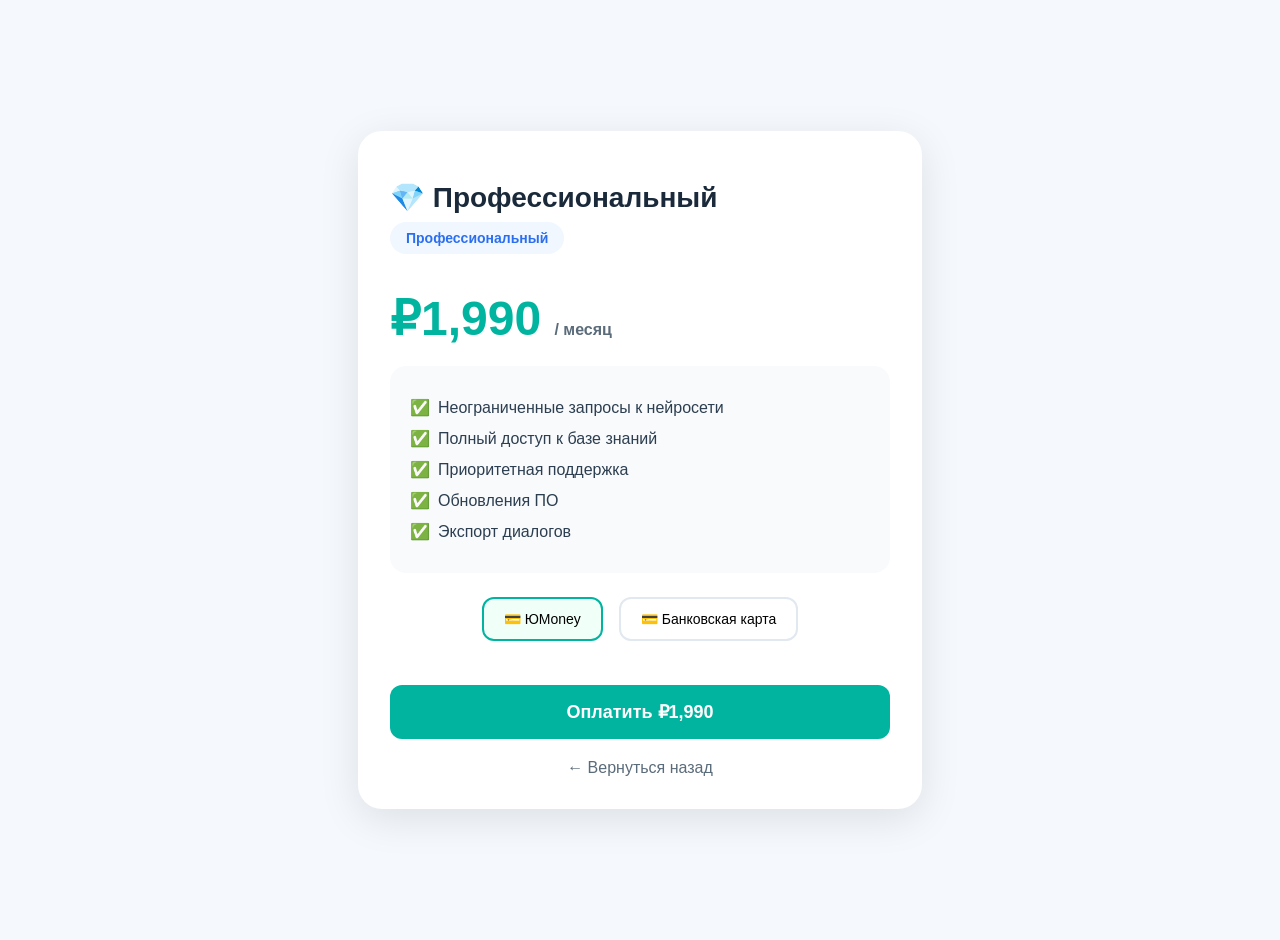
<file: payment.html>
<!DOCTYPE html>
<html lang="ru">
<head>
    <meta charset="UTF-8">
    <meta name="viewport" content="width=device-width, initial-scale=1.0">
    <title>Оплата подписки IndustrAI</title>
    <style>
        body {
            font-family: 'Inter', sans-serif;
            background: #f5f8fc;
            display: flex;
            justify-content: center;
            align-items: center;
            min-height: 100vh;
            margin: 0;
            padding: 20px;
        }
        .payment-card {
            background: white;
            border-radius: 24px;
            padding: 32px;
            max-width: 500px;
            width: 100%;
            box-shadow: 0 10px 40px rgba(0,0,0,0.1);
        }
        h1 {
            color: #1a2a3a;
            font-size: 28px;
            margin-bottom: 8px;
        }
        .subtitle {
            color: #5A6B7A;
            margin-bottom: 32px;
        }
        .price {
            font-size: 48px;
            font-weight: 700;
            color: #00B4A0;
            margin: 20px 0;
        }
        .price small {
            font-size: 16px;
            color: #5A6B7A;
        }
        .plan-name {
            background: #f0f7ff;
            padding: 8px 16px;
            border-radius: 20px;
            display: inline-block;
            font-size: 14px;
            font-weight: 600;
            color: #2B6FF0;
            margin-bottom: 16px;
        }
        .plan-details {
            background: #f8fafc;
            border-radius: 16px;
            padding: 20px;
            margin: 20px 0;
        }
        .plan-details ul {
            list-style: none;
            padding: 0;
            margin: 0;
        }
        .plan-details li {
            margin: 12px 0;
            color: #2c3e50;
            display: flex;
            align-items: center;
            gap: 8px;
        }
        .plan-details li:before {
            content: "✅";
            color: #00B4A0;
        }
        .payment-methods {
            display: flex;
            gap: 16px;
            margin: 24px 0;
            justify-content: center;
        }
        .method {
            display: flex;
            flex-direction: column;
            align-items: center;
            gap: 8px;
            cursor: pointer;
            padding: 12px 20px;
            border: 2px solid #e2e8f0;
            border-radius: 12px;
            transition: all 0.2s;
        }
        .method.selected {
            border-color: #00B4A0;
            background: #f0fff8;
        }
        .method span {
            font-size: 14px;
            font-weight: 500;
        }
        .pay-button {
            background: #00B4A0;
            color: white;
            border: none;
            padding: 16px;
            width: 100%;
            border-radius: 12px;
            font-size: 18px;
            font-weight: 600;
            cursor: pointer;
            transition: background 0.2s;
            margin-top: 20px;
        }
        .pay-button:hover {
            background: #009688;
        }
        .back-link {
            text-align: center;
            margin-top: 20px;
        }
        .back-link a {
            color: #5A6B7A;
            text-decoration: none;
        }
        .loading {
            text-align: center;
            padding: 40px;
            color: #5A6B7A;
        }
    </style>
</head>
<body>
    <div class="payment-card" id="paymentCard">
        <div class="loading">Загрузка...</div>
    </div>
    
    <script>
        // Получаем параметры из URL
        const urlParams = new URLSearchParams(window.location.search);
        const planType = urlParams.get('plan') || 'pro';
        const planName = decodeURIComponent(urlParams.get('name') || 'Профессиональный');
        const planPrice = parseInt(urlParams.get('price') || '1990');
        
        // Данные тарифов для отображения
        const plansDetails = {
            basic: {
                features: [
                    "50 запросов к нейросети в день",
                    "Доступ к базе знаний (форумы)",
                    "Базовая поддержка",
                    "Обновления ПО"
                ]
            },
            pro: {
                features: [
                    "Неограниченные запросы к нейросети",
                    "Полный доступ к базе знаний",
                    "Приоритетная поддержка",
                    "Обновления ПО",
                    "Экспорт диалогов"
                ]
            },
            business: {
                features: [
                    "Всё что в PRO",
                    "API доступ",
                    "Интеграция с вашими системами",
                    "VIP поддержка 24/7",
                    "Персональный менеджер"
                ]
            }
        };
        
        const features = plansDetails[planType]?.features || plansDetails.pro.features;
        
        // Формируем данные для ЮMoney
        // !!! ЗАМЕНИТЕ НОМЕР КОШЕЛЬКА НА ВАШ !!!
        const YOOMONEY_WALLET = "410012513730399";  // ЗАМЕНИТЕ НА ВАШ НОМЕР КОШЕЛЬКА
        const SITE_URL = "https://industrai.ru";      // ЗАМЕНИТЕ НА ВАШ URL
        
        // Генерируем уникальный ID заказа
        const orderId = 'ORDER_' + Date.now() + '_' + Math.random().toString(36).substr(2, 8);
        
        // Отображаем страницу оплаты
        document.getElementById('paymentCard').innerHTML = `
            <h1>💎 ${planName}</h1>
            <div class="plan-name">${planType === 'basic' ? 'Базовый' : planType === 'pro' ? 'Профессиональный' : 'Бизнес'}</div>
            <div class="price">
                ₽${planPrice.toLocaleString()} <small>/ месяц</small>
            </div>
            
            <div class="plan-details">
                <ul>
                    ${features.map(f => `<li>${f}</li>`).join('')}
                </ul>
            </div>
            
            <div class="payment-methods">
                <div class="method selected" data-type="PC" onclick="selectMethod('PC')">
                    <span>💳 ЮMoney</span>
                </div>
                <div class="method" data-type="AC" onclick="selectMethod('AC')">
                    <span>💳 Банковская карта</span>
                </div>
            </div>
            
            <form id="paymentForm" method="POST" action="https://yoomoney.ru/quickpay/confirm" target="_blank">
                <input type="hidden" name="receiver" value="${YOOMONEY_WALLET}">
                <input type="hidden" name="quickpay-form" value="button">
                <input type="hidden" name="sum" value="${planPrice}">
                <input type="hidden" name="paymentType" id="paymentType" value="PC">
                <input type="hidden" name="label" value="${orderId}">
                <input type="hidden" name="successURL" value="${SITE_URL}/success.html?plan=${planType}&order=${orderId}">
                
                <button type="submit" class="pay-button">Оплатить ₽${planPrice.toLocaleString()}</button>
            </form>
            
            <div class="back-link">
                <a href="javascript:history.back()">← Вернуться назад</a>
            </div>
        `;
        
        function selectMethod(type) {
            document.querySelectorAll('.method').forEach(el => el.classList.remove('selected'));
            document.querySelector(`.method[data-type="${type}"]`).classList.add('selected');
            document.getElementById('paymentType').value = type;
        }
    </script>
</body>
</html>
</file>
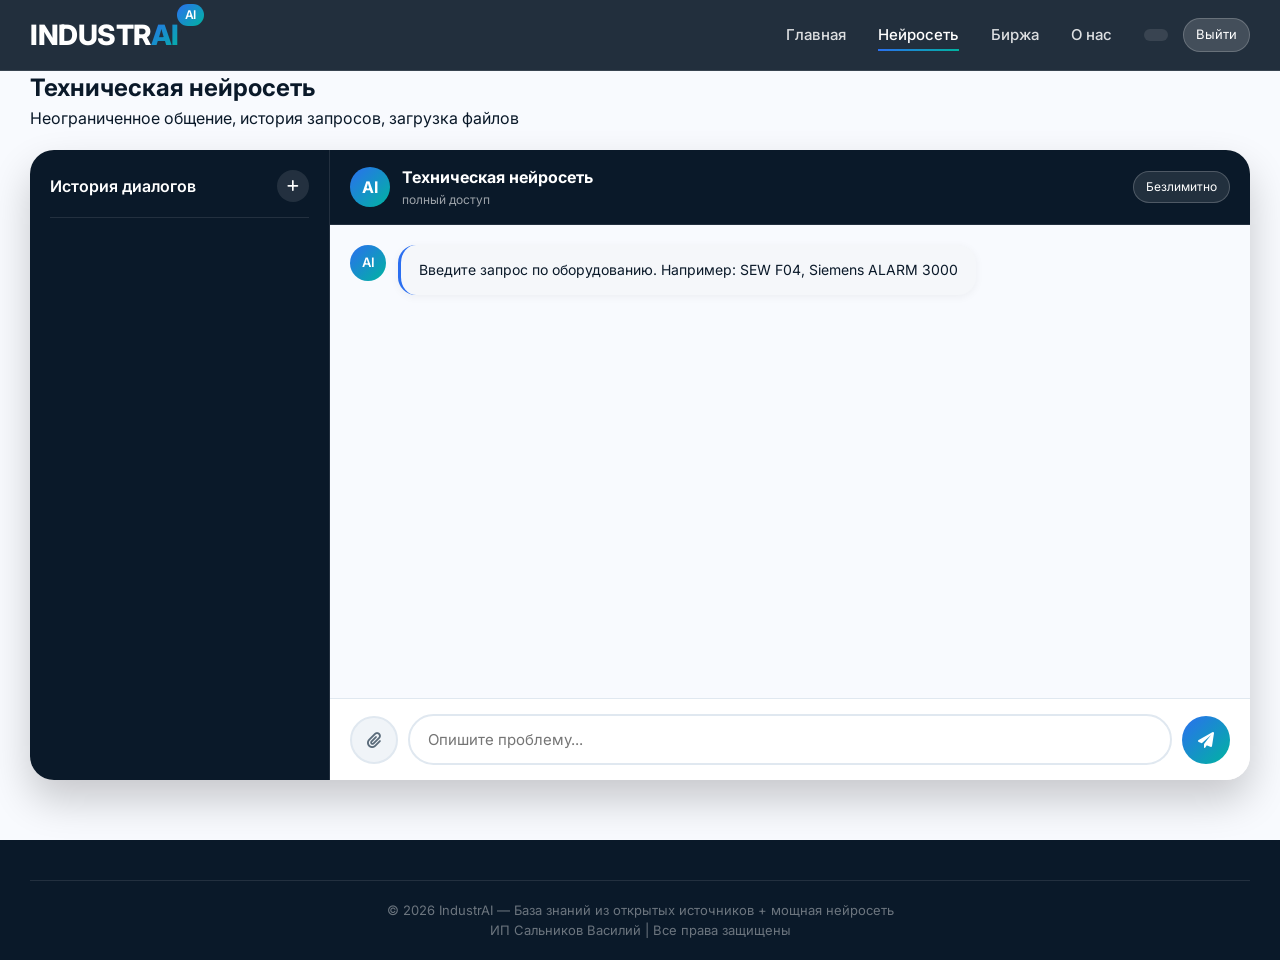
<file: profile.html>
<!DOCTYPE html>
<html lang="ru">
<head>
    <meta charset="UTF-8">
    <meta name="viewport" content="width=device-width, initial-scale=1.0, maximum-scale=1.0, user-scalable=yes">
    <meta name="copyright" content="IndustrAI - Василий Сальников, 2026. Все права защищены">
    <meta name="author" content="Василий Сальников">
    <link rel="icon" href="data:image/svg+xml,<svg xmlns='http://www.w3.org/2000/svg' viewBox='0 0 100 100'><rect width='100' height='100' rx='20' fill='%232B6FF0'/><text x='50' y='70' font-size='70' text-anchor='middle' fill='white' font-family='Arial' font-weight='bold'>IA</text></svg>">
    <title>Нейросеть — IndustrAI</title>
    <link rel="preconnect" href="https://fonts.googleapis.com">
    <link rel="preconnect" href="https://fonts.gstatic.com" crossorigin>
    <link href="https://fonts.googleapis.com/css2?family=Inter:wght@300;400;500;600;700;800&family=JetBrains+Mono:wght@400;500&display=swap" rel="stylesheet">
    <link rel="stylesheet" href="https://cdnjs.cloudflare.com/ajax/libs/font-awesome/6.0.0-beta3/css/all.min.css">
    <link rel="stylesheet" href="style.css">
</head>
<body>
    <!-- Мобильное меню -->
    <div class="mobile-menu" id="mobileMenu">
        <a href="index.html" class="nav-link">Главная</a>
        <a href="profile.html" class="nav-link active">Нейросеть</a>
        <a href="marketplace.html" class="nav-link">Биржа</a>
        <a href="about.html" class="nav-link">О нас</a>
        <a href="#" class="nav-button" style="margin-top: 20px; text-align: center;" onclick="logout()">Выйти</a>
    </div>

    <!-- Навигация -->
    <nav class="navbar">
        <div class="container nav-container">
            <a href="index.html" class="logo">INDUSTR<span>AI</span></a>
            <div class="nav-menu">
                <a href="index.html" class="nav-link">Главная</a>
                <a href="profile.html" class="nav-link active">Нейросеть</a>
                <a href="marketplace.html" class="nav-link">Биржа</a>
                <a href="about.html" class="nav-link">О нас</a>
                <div id="userMenu" style="display: flex; align-items: center; gap: 15px;">
                    <span class="user-name" id="userNameDisplay"></span>
                    <span class="logout-btn" onclick="logout()">Выйти</span>
                </div>
            </div>
            <div class="mobile-menu-button" onclick="toggleMobileMenu()">
                <i class="fas fa-bars"></i>
            </div>
        </div>
    </nav>

    <!-- Личный кабинет пользователя (Нейросеть) -->
    <section class="test-hero">
        <div class="container">
            <h1>Техническая нейросеть</h1>
            <p>Неограниченное общение, история запросов, загрузка файлов</p>
        </div>
    </section>

    <div class="container">
        <div class="chat-container">
            <div class="chat-sidebar">
                <div class="sidebar-header">
                    <h3>История диалогов</h3>
                    <button class="new-chat-btn" onclick="createNewProfileChat()"><i class="fas fa-plus"></i></button>
                </div>
                <div class="history-list" id="profileHistoryList">
                    <!-- Сюда будут добавляться элементы истории -->
                </div>
            </div>
            <div class="chat-main">
                <div class="chat-header">
                    <div class="chat-avatar">AI</div>
                    <div class="chat-title">
                        <h3>Техническая нейросеть</h3>
                        <p id="profilePlanName">полный доступ</p>
                    </div>
                    <div class="query-counter" id="profileQueryCounter">Безлимитно</div>
                </div>

                <div class="chat-messages" id="profileChatMessages">
                    <div class="message bot">
                        <div class="message-avatar">AI</div>
                        <div class="message-content">
                            Введите запрос по оборудованию. Например: SEW F04, Siemens ALARM 3000
                        </div>
                    </div>
                </div>

                <div class="chat-input-area">
                    <div class="chat-input-wrapper">
                        <button class="attach-btn" onclick="attachFile('profile')"><i class="fas fa-paperclip"></i></button>
                        <input type="text" class="chat-input" id="profileChatInput" placeholder="Опишите проблему...">
                        <button class="chat-send" onclick="sendProfileMessage()"><i class="fas fa-paper-plane"></i></button>
                    </div>
                </div>
            </div>
        </div>
    </div>

    <!-- Футер -->
    <footer class="footer">
        <div class="container">
            <div class="footer-bottom">
                © 2026 IndustrAI — База знаний из открытых источников + мощная нейросеть<br>
                ИП Сальников Василий | Все права защищены
            </div>
        </div>
    </footer>

    <script src="script.js"></script>
</body>
</html>
</file>
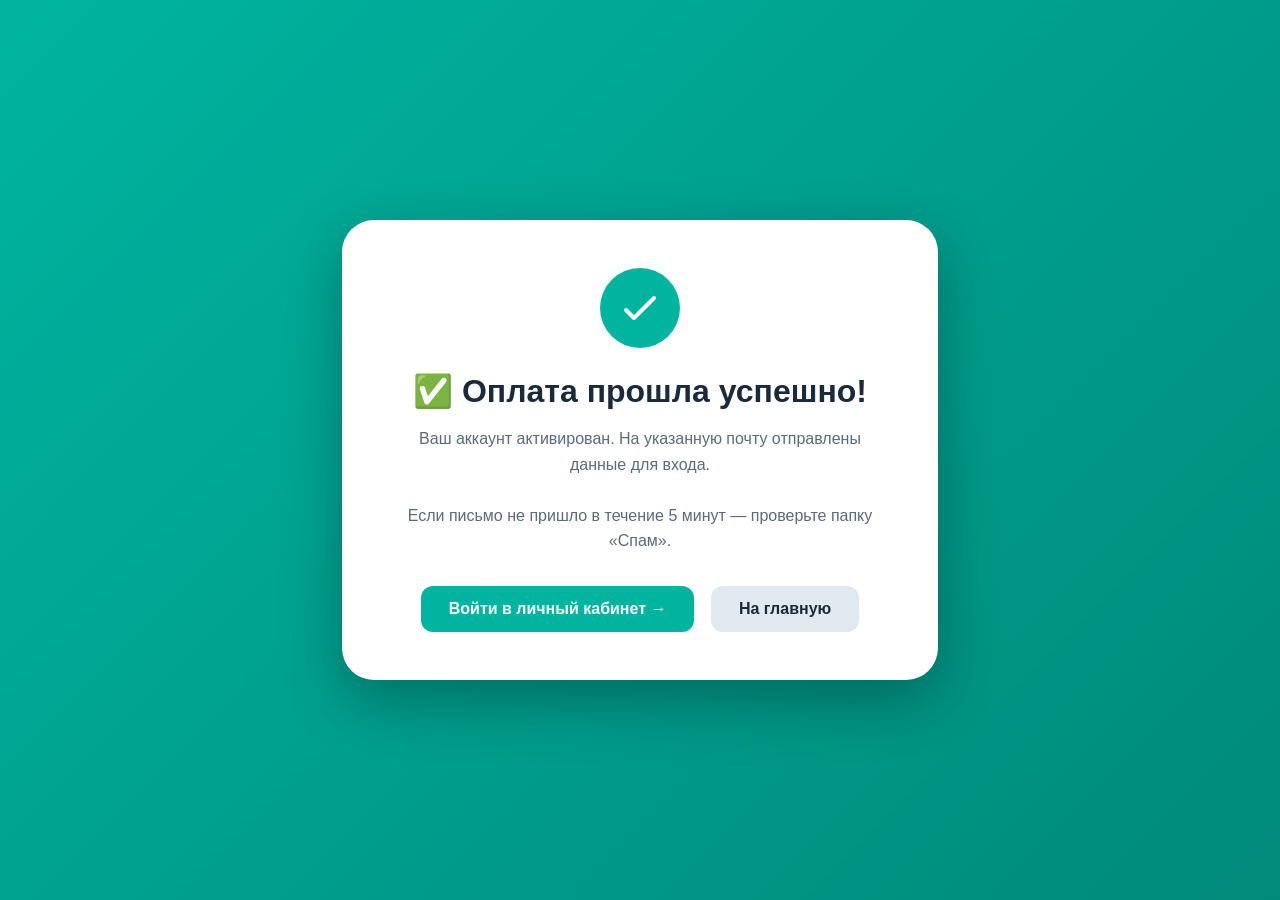
<file: success.html>
<!DOCTYPE html>
<html lang="ru">
<head>
    <meta charset="UTF-8">
    <title>Оплата успешна — IndustrAI</title>
    <style>
        body {
            font-family: 'Inter', sans-serif;
            background: linear-gradient(135deg, #00B4A0 0%, #008A7A 100%);
            display: flex;
            justify-content: center;
            align-items: center;
            min-height: 100vh;
            margin: 0;
        }
        .success-card {
            background: white;
            border-radius: 32px;
            padding: 48px;
            text-align: center;
            max-width: 500px;
            box-shadow: 0 20px 60px rgba(0,0,0,0.3);
        }
        .checkmark {
            width: 80px;
            height: 80px;
            background: #00B4A0;
            border-radius: 50%;
            display: flex;
            align-items: center;
            justify-content: center;
            margin: 0 auto 24px;
        }
        .checkmark svg {
            width: 48px;
            height: 48px;
            color: white;
        }
        h1 { color: #1a2a3a; margin-bottom: 16px; }
        p { color: #5A6B7A; line-height: 1.6; margin-bottom: 32px; }
        .btn {
            background: #00B4A0;
            color: white;
            padding: 14px 28px;
            border-radius: 12px;
            text-decoration: none;
            font-weight: 600;
            display: inline-block;
        }
        .btn-secondary {
            background: #e2e8f0;
            color: #1a2a3a;
            margin-left: 12px;
        }
    </style>
</head>
<body>
    <div class="success-card">
        <div class="checkmark">
            <svg fill="none" stroke="currentColor" viewBox="0 0 24 24">
                <path stroke-linecap="round" stroke-linejoin="round" stroke-width="2" d="M5 13l4 4L19 7"></path>
            </svg>
        </div>
        <h1>✅ Оплата прошла успешно!</h1>
        <p>Ваш аккаунт активирован. На указанную почту отправлены данные для входа.<br><br>
        Если письмо не пришло в течение 5 минут — проверьте папку «Спам».</p>
        <a href="login.html" class="btn">Войти в личный кабинет →</a>
        <a href="index.html" class="btn btn-secondary">На главную</a>
    </div>
    
    <script>
        // Сохраняем информацию об успешной оплате в localStorage
        const urlParams = new URLSearchParams(window.location.search);
        const planType = urlParams.get('plan');
        const orderId = urlParams.get('order');
        
        if (planType) {
            localStorage.setItem('last_payment_plan', planType);
            localStorage.setItem('last_payment_order', orderId);
            localStorage.setItem('last_payment_date', new Date().toISOString());
        }
    </script>
</body>
</html>
</file>
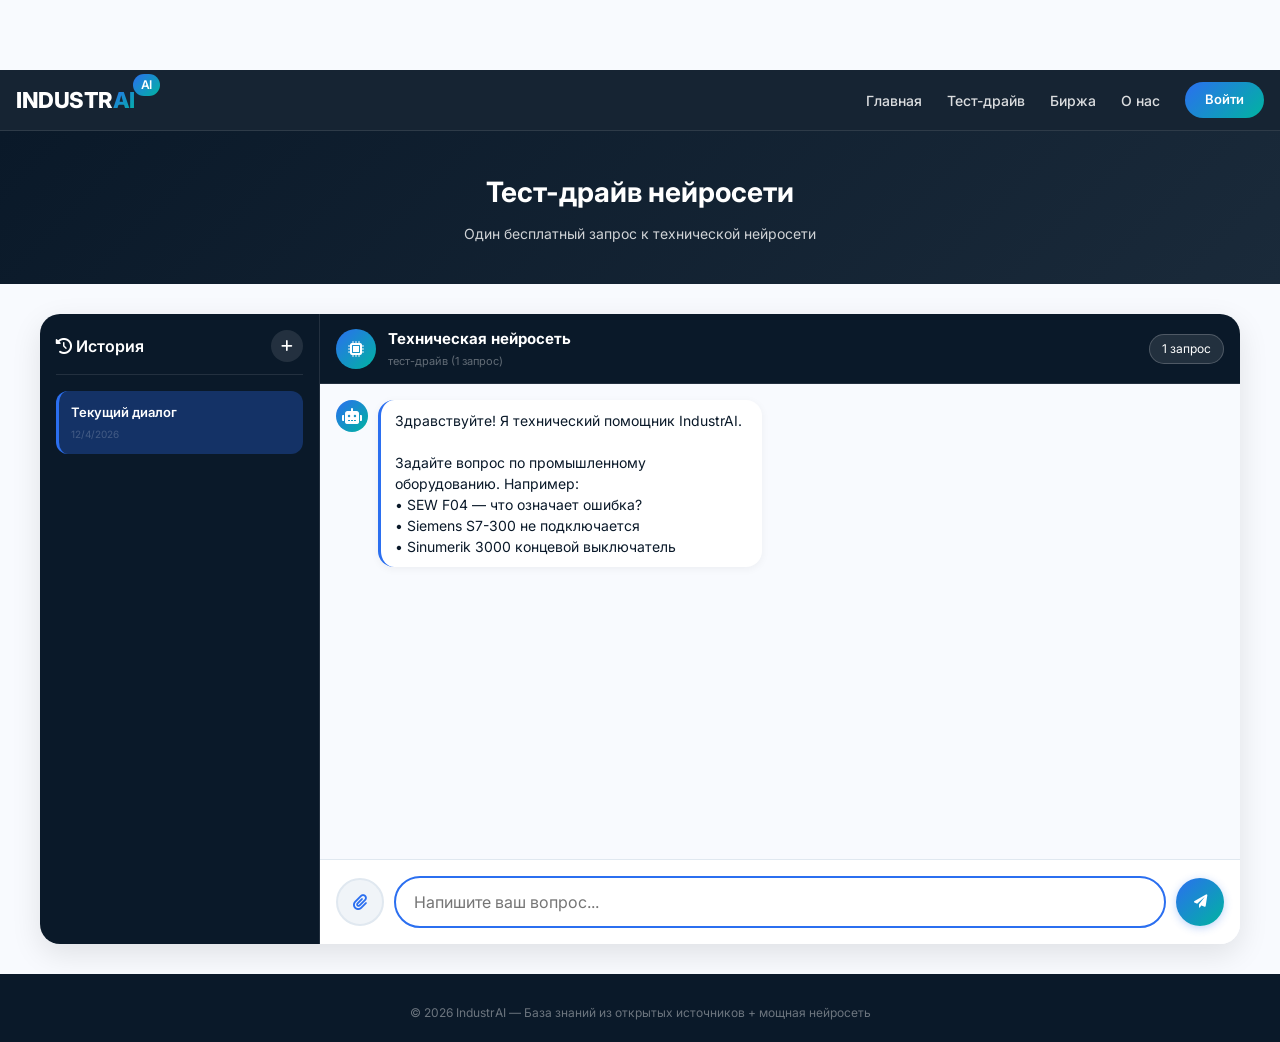
<file: test.html>
<!DOCTYPE html>
<html lang="ru">
<head>
    <meta charset="UTF-8">
    <meta name="viewport" content="width=device-width, initial-scale=1.0, maximum-scale=1.0, user-scalable=yes, viewport-fit=cover">
    <title>Тест-драйв — IndustrAI</title>
    <link rel="preconnect" href="https://fonts.googleapis.com">
    <link rel="preconnect" href="https://fonts.gstatic.com" crossorigin>
    <link href="https://fonts.googleapis.com/css2?family=Inter:wght@300;400;500;600;700;800&family=JetBrains+Mono:wght@400;500&display=swap" rel="stylesheet">
    <link rel="stylesheet" href="https://cdnjs.cloudflare.com/ajax/libs/font-awesome/6.0.0-beta3/css/all.min.css">
    <link rel="stylesheet" href="style.css?v=6">
    
    <style>
        /* ДОПОЛНИТЕЛЬНЫЕ МОБИЛЬНЫЕ СТИЛИ - ПРЯМО ЗДЕСЬ */
        * {
            margin: 0;
            padding: 0;
            box-sizing: border-box;
        }
        
        body {
            font-family: 'Inter', sans-serif;
            background: #F8FAFE;
            overflow-x: hidden;
        }
        
        /* Навигация */
        .navbar {
            position: sticky;
            top: 0;
            background: rgba(10, 25, 41, 0.95);
            backdrop-filter: blur(12px);
            border-bottom: 1px solid rgba(255,255,255,0.1);
            z-index: 100;
        }
        
        .nav-container {
            display: flex;
            justify-content: space-between;
            align-items: center;
            height: 60px;
            padding: 0 16px;
            max-width: 1400px;
            margin: 0 auto;
        }
        
        .logo {
            font-size: 22px;
            font-weight: 800;
            color: white;
            text-decoration: none;
        }
        
        .logo span {
            background: linear-gradient(135deg, #2B6FF0, #00B4A0);
            -webkit-background-clip: text;
            -webkit-text-fill-color: transparent;
        }
        
        .nav-menu {
            display: none;
            gap: 25px;
            align-items: center;
        }
        
        @media (min-width: 768px) {
            .nav-menu {
                display: flex;
            }
        }
        
        .mobile-menu-btn {
            display: block;
            color: white;
            font-size: 24px;
            cursor: pointer;
            background: none;
            border: none;
        }
        
        @media (min-width: 768px) {
            .mobile-menu-btn {
                display: none;
            }
        }
        
        .nav-link {
            color: rgba(255,255,255,0.85);
            text-decoration: none;
            font-weight: 500;
            font-size: 14px;
        }
        
        .nav-button {
            background: linear-gradient(135deg, #2B6FF0, #00B4A0);
            color: white;
            padding: 8px 20px;
            border-radius: 40px;
            text-decoration: none;
            font-weight: 600;
            font-size: 13px;
        }
        
        /* Герой */
        .test-hero {
            background: linear-gradient(135deg, #0A1929, #1A2A3A);
            padding: 40px 20px;
            text-align: center;
            color: white;
        }
        
        .test-hero h1 {
            font-size: 28px;
            margin-bottom: 10px;
        }
        
        .test-hero p {
            opacity: 0.8;
            font-size: 14px;
        }
        
        /* КОНТЕЙНЕР ЧАТА */
        .chat-wrapper {
            max-width: 1200px;
            margin: 20px auto;
            background: white;
            border-radius: 20px;
            overflow: hidden;
            box-shadow: 0 10px 30px rgba(0,0,0,0.1);
            display: flex;
            flex-direction: column;
            min-height: 70vh;
        }
        
        @media (min-width: 768px) {
            .chat-wrapper {
                flex-direction: row;
                min-height: 60vh;
                margin: 30px auto;
            }
        }
        
        /* Боковая панель */
        .chat-sidebar {
            background: #0A1929;
            width: 100%;
            padding: 16px;
            order: 1;
        }
        
        @media (min-width: 768px) {
            .chat-sidebar {
                width: 280px;
                order: 0;
            }
        }
        
        .sidebar-header {
            display: flex;
            justify-content: space-between;
            align-items: center;
            margin-bottom: 16px;
            padding-bottom: 12px;
            border-bottom: 1px solid rgba(255,255,255,0.1);
        }
        
        .sidebar-header h3 {
            color: white;
            font-size: 16px;
        }
        
        .new-chat-btn {
            background: rgba(255,255,255,0.1);
            border: none;
            width: 32px;
            height: 32px;
            border-radius: 50%;
            color: white;
            cursor: pointer;
        }
        
        .history-list {
            display: flex;
            flex-direction: column;
            gap: 8px;
        }
        
        .history-item {
            background: rgba(255,255,255,0.05);
            border-radius: 12px;
            padding: 12px;
            cursor: pointer;
        }
        
        .history-item.active {
            background: rgba(43,111,240,0.3);
            border-left: 3px solid #2B6FF0;
        }
        
        .history-item-title {
            color: white;
            font-size: 13px;
            margin-bottom: 4px;
        }
        
        .history-item-date {
            color: rgba(255,255,255,0.4);
            font-size: 10px;
        }
        
        /* Основной чат */
        .chat-main {
            flex: 1;
            display: flex;
            flex-direction: column;
            background: #F8FAFE;
        }
        
        .chat-header {
            background: #0A1929;
            padding: 14px 16px;
            display: flex;
            align-items: center;
            gap: 12px;
        }
        
        .chat-avatar {
            width: 40px;
            height: 40px;
            background: linear-gradient(135deg, #2B6FF0, #00B4A0);
            border-radius: 50%;
            display: flex;
            align-items: center;
            justify-content: center;
            color: white;
        }
        
        .chat-title h3 {
            color: white;
            font-size: 15px;
        }
        
        .chat-title p {
            color: rgba(255,255,255,0.6);
            font-size: 11px;
        }
        
        .query-counter {
            margin-left: auto;
            background: rgba(255,255,255,0.1);
            padding: 5px 12px;
            border-radius: 20px;
            color: white;
            font-size: 12px;
        }
        
        /* Сообщения */
        .chat-messages {
            flex: 1;
            padding: 16px;
            overflow-y: auto;
            display: flex;
            flex-direction: column;
            gap: 16px;
            max-height: 50vh;
        }
        
        @media (min-width: 768px) {
            .chat-messages {
                max-height: 55vh;
            }
        }
        
        .message {
            display: flex;
            gap: 10px;
            max-width: 85%;
        }
        
        .message.user {
            align-self: flex-end;
            flex-direction: row-reverse;
        }
        
        .message.bot {
            align-self: flex-start;
        }
        
        .message-avatar {
            width: 32px;
            height: 32px;
            border-radius: 50%;
            background: #E0E8F0;
            display: flex;
            align-items: center;
            justify-content: center;
            flex-shrink: 0;
            font-size: 12px;
        }
        
        .message.user .message-avatar {
            background: #0A1929;
            color: white;
        }
        
        .message.bot .message-avatar {
            background: linear-gradient(135deg, #2B6FF0, #00B4A0);
            color: white;
        }
        
        .message-content {
            background: white;
            padding: 10px 14px;
            border-radius: 16px;
            font-size: 14px;
            line-height: 1.5;
        }
        
        .message.user .message-content {
            background: #2B6FF0;
            color: white;
        }
        
        .message.bot .message-content {
            background: white;
            border-left: 3px solid #2B6FF0;
        }
        
        /* ===== ОБЛАСТЬ ВВОДА - ГЛАВНОЕ ===== */
        .chat-input-area {
            padding: 16px;
            background: white;
            border-top: 1px solid #E0E8F0;
        }
        
        .input-wrapper {
            display: flex;
            gap: 10px;
            align-items: center;
        }
        
        .chat-input {
            flex: 1;
            padding: 14px 18px;
            border: 2px solid #E0E8F0;
            border-radius: 30px;
            font-family: 'Inter', sans-serif;
            font-size: 16px;
            background: white;
            outline: none;
        }
        
        .chat-input:focus {
            border-color: #2B6FF0;
        }
        
        .attach-btn {
            width: 48px;
            height: 48px;
            border-radius: 50%;
            background: #F0F4F8;
            border: 2px solid #E0E8F0;
            color: #2B6FF0;
            cursor: pointer;
            display: flex;
            align-items: center;
            justify-content: center;
            flex-shrink: 0;
        }
        
        .send-btn {
            width: 48px;
            height: 48px;
            border-radius: 50%;
            background: linear-gradient(135deg, #2B6FF0, #00B4A0);
            border: none;
            color: white;
            cursor: pointer;
            display: flex;
            align-items: center;
            justify-content: center;
            flex-shrink: 0;
            box-shadow: 0 2px 8px rgba(43,111,240,0.3);
        }
        
        .send-btn:active, .attach-btn:active {
            transform: scale(0.96);
        }
        
        /* Мобильные уточнения */
        @media (max-width: 768px) {
            .chat-input-area {
                padding: 12px;
            }
            
            .chat-input {
                padding: 12px 16px;
                font-size: 15px;
            }
            
            .attach-btn, .send-btn {
                width: 44px;
                height: 44px;
            }
            
            .message {
                max-width: 90%;
            }
            
            .chat-messages {
                max-height: 45vh;
            }
        }
        
        .footer {
            background: #0A1929;
            padding: 30px 16px 20px;
            margin-top: 30px;
            text-align: center;
            color: rgba(255,255,255,0.4);
            font-size: 12px;
        }
        
        /* Мобильное меню */
        .mobile-nav {
            position: fixed;
            top: 60px;
            left: 0;
            width: 100%;
            background: #0A1929;
            padding: 20px;
            transform: translateY(-150%);
            transition: transform 0.3s;
            z-index: 99;
        }
        
        .mobile-nav.active {
            transform: translateY(0);
        }
        
        .mobile-nav a {
            display: block;
            color: white;
            text-decoration: none;
            padding: 12px 0;
            font-size: 16px;
        }
    </style>
</head>
<body>

<!-- Мобильное меню -->
<div class="mobile-nav" id="mobileNav">
    <a href="index.html">Главная</a>
    <a href="test.html">Тест-драйв</a>
    <a href="marketplace.html">Биржа</a>
    <a href="about.html">О нас</a>
    <a href="login.html" class="nav-button" style="display: inline-block; margin-top: 10px;">Войти</a>
</div>

<!-- Навигация -->
<nav class="navbar">
    <div class="nav-container">
        <a href="index.html" class="logo">INDUSTR<span>AI</span></a>
        <div class="nav-menu">
            <a href="index.html" class="nav-link">Главная</a>
            <a href="test.html" class="nav-link">Тест-драйв</a>
            <a href="marketplace.html" class="nav-link">Биржа</a>
            <a href="about.html" class="nav-link">О нас</a>
            <a href="login.html" class="nav-button" id="loginBtn">Войти</a>
        </div>
        <button class="mobile-menu-btn" onclick="toggleMobileMenu()">
            <i class="fas fa-bars"></i>
        </button>
    </div>
</nav>

<!-- Герой -->
<section class="test-hero">
    <h1>Тест-драйв нейросети</h1>
    <p>Один бесплатный запрос к технической нейросети</p>
</section>

<!-- Чат -->
<div class="chat-wrapper">
    <!-- Боковая панель -->
    <div class="chat-sidebar">
        <div class="sidebar-header">
            <h3><i class="fas fa-history"></i> История</h3>
            <button class="new-chat-btn" onclick="createNewChat()">
                <i class="fas fa-plus"></i>
            </button>
        </div>
        <div class="history-list" id="historyList">
            <div style="color: rgba(255,255,255,0.5); text-align: center; padding: 20px;">Нет диалогов</div>
        </div>
    </div>

    <!-- Основной чат -->
    <div class="chat-main">
        <div class="chat-header">
            <div class="chat-avatar">
                <i class="fas fa-microchip"></i>
            </div>
            <div class="chat-title">
                <h3>Техническая нейросеть</h3>
                <p>тест-драйв (1 запрос)</p>
            </div>
            <div class="query-counter" id="queryCounter">1 запрос</div>
        </div>

        <div class="chat-messages" id="chatMessages">
            <div class="message bot">
                <div class="message-avatar">
                    <i class="fas fa-robot"></i>
                </div>
                <div class="message-content">
                    Здравствуйте! Я технический помощник IndustrAI.<br><br>
                    Задайте вопрос по промышленному оборудованию. Например:<br>
                    • SEW F04 — что означает ошибка?<br>
                    • Siemens S7-300 не подключается<br>
                    • Sinumerik 3000 концевой выключатель
                </div>
            </div>
        </div>

        <!-- ОБЛАСТЬ ВВОДА - ГАРАНТИРОВАННО РАБОТАЕТ -->
        <div class="chat-input-area">
            <div class="input-wrapper">
                <button class="attach-btn" onclick="attachFile()">
                    <i class="fas fa-paperclip"></i>
                </button>
                <input type="text" class="chat-input" id="messageInput" placeholder="Напишите ваш вопрос..." autofocus>
                <button class="send-btn" onclick="sendMessage()">
                    <i class="fas fa-paper-plane"></i>
                </button>
            </div>
        </div>
    </div>
</div>

<footer class="footer">
    © 2026 IndustrAI — База знаний из открытых источников + мощная нейросеть
</footer>

<script>
    // Мобильное меню
    function toggleMobileMenu() {
        document.getElementById('mobileNav').classList.toggle('active');
    }
    
    // Отправка сообщения
    let queriesLeft = 1;
    const counterElem = document.getElementById('queryCounter');
    const messagesElem = document.getElementById('chatMessages');
    const inputElem = document.getElementById('messageInput');
    
    function sendMessage() {
        const text = inputElem.value.trim();
        if (!text) return;
        
        // Добавляем сообщение пользователя
        addMessage('user', text);
        inputElem.value = '';
        
        // Проверяем остаток запросов
        if (queriesLeft <= 0) {
            addMessage('bot', '❌ Лимит бесплатных запросов исчерпан. Оформите подписку для получения полного доступа к нейросети и базе из 15 000+ решений.\n\n🔗 Перейдите на главную страницу и выберите подходящий тариф.');
            return;
        }
        
        // Уменьшаем счетчик
        queriesLeft--;
        if (counterElem) {
            if (queriesLeft === 0) {
                counterElem.innerText = '0 запросов';
            } else {
                counterElem.innerText = queriesLeft + ' запрос';
            }
        }
        
        // Имитация ответа нейросети
        setTimeout(() => {
            let response = `🔍 **По вашему запросу:**\n"${text.substring(0, 100)}"\n\n`;
            response += `📚 **Найдено в базе знаний:**\n`;
            response += `• Проверьте техническую документацию оборудования\n`;
            response += `• Возможные причины: неправильные параметры, обрыв цепи, сбой питания\n`;
            response += `• Рекомендуется выполнить диагностику по стандартной процедуре\n\n`;
            
            if (queriesLeft === 0) {
                response += `⚠️ Это был последний бесплатный запрос. Для дальнейшей работы оформите подписку!`;
            } else {
                response += `✅ У вас осталось ${queriesLeft} бесплатный запрос. Оформите подписку для неограниченного доступа.`;
            }
            
            addMessage('bot', response);
        }, 800);
    }
    
    function addMessage(role, content) {
        const messageDiv = document.createElement('div');
        messageDiv.className = `message ${role}`;
        
        const avatar = document.createElement('div');
        avatar.className = 'message-avatar';
        avatar.innerHTML = role === 'user' ? '<i class="fas fa-user"></i>' : '<i class="fas fa-robot"></i>';
        
        const contentDiv = document.createElement('div');
        contentDiv.className = 'message-content';
        contentDiv.innerHTML = content.replace(/\n/g, '<br>');
        
        messageDiv.appendChild(avatar);
        messageDiv.appendChild(contentDiv);
        
        messagesElem.appendChild(messageDiv);
        messagesElem.scrollTop = messagesElem.scrollHeight;
    }
    
    function attachFile() {
        alert('📎 Загрузка файлов доступна в платной версии.\nОформите подписку для отправки схем, документации и фото оборудования.');
    }
    
    function createNewChat() {
        if (confirm('Начать новый диалог? Текущая история будет очищена.')) {
            location.reload();
        }
    }
    
    // Отправка по Enter
    inputElem.addEventListener('keypress', function(e) {
        if (e.key === 'Enter') {
            e.preventDefault();
            sendMessage();
        }
    });
    
    // Фокус на поле ввода
    inputElem.focus();
    
    // Загрузка истории (заглушка)
    const historyList = document.getElementById('historyList');
    if (historyList) {
        historyList.innerHTML = `
            <div class="history-item active">
                <div class="history-item-title">Текущий диалог</div>
                <div class="history-item-date">${new Date().toLocaleDateString()}</div>
            </div>
        `;
    }
</script>

</body>
</html>
</file>
<file: style.css>
/* ===== ОСНОВНЫЕ СТИЛИ ===== */
* {
    margin: 0;
    padding: 0;
    box-sizing: border-box;
}

body {
    font-family: 'Inter', sans-serif;
    background-color: #F8FAFE;
    color: #0A1929;
    line-height: 1.5;
    overflow-x: hidden;
    -webkit-tap-highlight-color: transparent;
    padding-top: 70px;
}

.container {
    max-width: 1600px;
    margin: 0 auto;
    padding: 0 30px;
}

@media (min-width: 1600px) {
    .container {
        max-width: 1800px;
    }
}

/* Анимации */
@keyframes float {
    0% { transform: translateY(0px); }
    50% { transform: translateY(-8px); }
    100% { transform: translateY(0px); }
}

@keyframes pulse {
    0% { box-shadow: 0 0 0 0 rgba(43,111,240,0.4); }
    70% { box-shadow: 0 0 0 12px rgba(43,111,240,0); }
    100% { box-shadow: 0 0 0 0 rgba(43,111,240,0); }
}

@keyframes fadeInUp {
    from { opacity: 0; transform: translateY(30px); }
    to { opacity: 1; transform: translateY(0); }
}

@keyframes gradientFlow {
    0% { background-position: 0% 50%; }
    50% { background-position: 100% 50%; }
    100% { background-position: 0% 50%; }
}

/* Навигация */
.navbar {
    position: fixed;
    top: 0;
    left: 0;
    width: 100%;
    z-index: 1000;
    backdrop-filter: blur(12px);
    background: rgba(10, 25, 41, 0.9);
    border-bottom: 1px solid rgba(255,255,255,0.1);
}

.nav-container {
    display: flex;
    justify-content: space-between;
    align-items: center;
    height: 70px;
}

.logo {
    font-size: 24px;
    font-weight: 800;
    color: white;
    text-decoration: none;
    letter-spacing: -0.5px;
    position: relative;
}

@media (min-width: 768px) {
    .logo {
        font-size: 28px;
    }
}

.logo span {
    background: linear-gradient(135deg, #2B6FF0, #00B4A0);
    -webkit-background-clip: text;
    -webkit-text-fill-color: transparent;
}

.logo::after {
    content: 'AI';
    position: absolute;
    top: -10px;
    right: -25px;
    font-size: 12px;
    background: linear-gradient(135deg, #2B6FF0, #00B4A0);
    padding: 2px 8px;
    border-radius: 20px;
    color: white;
    font-weight: 600;
    -webkit-text-fill-color: white;
    animation: float 2s ease-in-out infinite;
}

.nav-menu {
    display: none;
}

@media (min-width: 768px) {
    .nav-menu {
        display: flex;
        gap: 32px;
        align-items: center;
    }
}

.mobile-menu-button {
    display: block;
    color: white;
    font-size: 24px;
    cursor: pointer;
}

@media (min-width: 768px) {
    .mobile-menu-button {
        display: none;
    }
}

.nav-link {
    color: rgba(255,255,255,0.85);
    text-decoration: none;
    font-weight: 500;
    transition: 0.3s;
    font-size: 15px;
    cursor: pointer;
    position: relative;
}

.nav-link::after {
    content: '';
    position: absolute;
    bottom: -5px;
    left: 0;
    width: 0;
    height: 2px;
    background: linear-gradient(135deg, #2B6FF0, #00B4A0);
    transition: width 0.3s;
}

.nav-link:hover::after,
.nav-link.active::after {
    width: 100%;
}

.nav-link:hover,
.nav-link.active {
    color: white;
}

.user-info {
    display: flex;
    align-items: center;
    gap: 15px;
}

.user-name {
    color: white;
    font-size: 14px;
    font-weight: 500;
    background: rgba(255,255,255,0.1);
    padding: 6px 12px;
    border-radius: 30px;
    cursor: pointer;
    transition: 0.3s;
}

.user-name:hover {
    background: rgba(255,255,255,0.2);
}

.logout-btn {
    background: rgba(255,255,255,0.15);
    color: white;
    padding: 6px 12px;
    border-radius: 30px;
    font-size: 13px;
    cursor: pointer;
    transition: 0.3s;
    border: 1px solid rgba(255,255,255,0.2);
}

.logout-btn:hover {
    background: rgba(255,255,255,0.25);
    transform: translateY(-1px);
}

.nav-button {
    background: linear-gradient(135deg, #2B6FF0, #00B4A0);
    color: white;
    padding: 10px 24px;
    border-radius: 40px;
    text-decoration: none;
    font-weight: 600;
    font-size: 14px;
    transition: 0.3s;
    border: none;
    cursor: pointer;
    animation: pulse 2s infinite;
    display: inline-block;
}

/* Мобильное меню */
.mobile-menu {
    position: fixed;
    top: 70px;
    left: 0;
    width: 100%;
    background: #0A1929;
    padding: 20px;
    transform: translateY(-150%);
    transition: transform 0.3s ease;
    z-index: 999;
    border-bottom: 1px solid rgba(255,255,255,0.1);
}

.mobile-menu.active {
    transform: translateY(0);
}

.mobile-menu .nav-link {
    display: block;
    padding: 15px 0;
    font-size: 18px;
    border-bottom: 1px solid rgba(255,255,255,0.1);
}

.mobile-menu .nav-link:last-child {
    border-bottom: none;
}

/* Баннер подписки */
.subscription-banner {
    background: linear-gradient(135deg, #2B6FF0, #00B4A0);
    color: white;
    padding: 20px 0;
    margin-top: 0;
}

.subscription-banner .container {
    display: flex;
    justify-content: space-between;
    align-items: center;
    flex-wrap: wrap;
    gap: 20px;
}

.subscription-info {
    flex: 1;
}

.subscription-title {
    font-size: 20px;
    font-weight: 700;
    margin-bottom: 5px;
}

.subscription-text {
    font-size: 15px;
    opacity: 0.9;
}

.subscription-expiry {
    font-size: 14px;
    opacity: 0.8;
    margin-top: 5px;
}

.subscription-button {
    background: white;
    color: #0A1929;
    padding: 12px 30px;
    border-radius: 40px;
    text-decoration: none;
    font-weight: 600;
    font-size: 15px;
    transition: 0.3s;
    white-space: nowrap;
}

.subscription-button:hover {
    transform: translateY(-2px);
    box-shadow: 0 5px 15px rgba(0,0,0,0.2);
}

/* Главная — градиент */
.gradient-bg {
    background: linear-gradient(-45deg, #0A1929, #123456, #1A3A5A, #0A1929);
    background-size: 400% 400%;
    animation: gradientFlow 15s ease infinite;
    position: relative;
    overflow: hidden;
    color: white;
}

.gradient-bg::before {
    content: '';
    position: absolute;
    top: -50%;
    right: -10%;
    width: 800px;
    height: 800px;
    background: radial-gradient(circle, rgba(43,111,240,0.2) 0%, transparent 70%);
    border-radius: 50%;
    animation: float 10s ease-in-out infinite;
}

/* Герой */
.hero {
    padding: 60px 0 40px;
}

@media (min-width: 768px) {
    .hero {
        padding: 80px 0 60px;
    }
}

.hero-grid {
    display: grid;
    grid-template-columns: 1fr;
    gap: 40px;
}

@media (min-width: 1200px) {
    .hero-grid {
        grid-template-columns: 1fr 1fr;
        gap: 60px;
        align-items: start;
    }
}

.hero-left {
    display: flex;
    flex-direction: column;
    gap: 25px;
}

.hero-right {
    display: flex;
    flex-direction: column;
    gap: 20px;
    margin-top: 0;
}

@media (max-width: 1199px) {
    .hero-right {
        margin-top: 0;
    }
}

.hero-label {
    display: inline-block;
    background: rgba(43,111,240,0.2);
    backdrop-filter: blur(5px);
    padding: 6px 14px;
    border-radius: 40px;
    font-size: 13px;
    font-weight: 600;
    color: #2B6FF0;
    margin-bottom: 5px;
    border: 1px solid rgba(43,111,240,0.3);
    align-self: flex-start;
}

.hero h1 {
    font-size: 36px;
    font-weight: 800;
    line-height: 1.2;
    margin-bottom: 15px;
    letter-spacing: -0.5px;
    max-width: 600px;
}

@media (min-width: 768px) {
    .hero h1 {
        font-size: 44px;
        max-width: 650px;
    }
}

@media (min-width: 1200px) {
    .hero h1 {
        font-size: 52px;
        max-width: 700px;
    }
}

.hero h1 span {
    background: linear-gradient(135deg, #2B6FF0, #00B4A0);
    -webkit-background-clip: text;
    -webkit-text-fill-color: transparent;
}

.hero-description {
    font-size: 16px;
    color: rgba(255,255,255,0.75);
    margin-bottom: 15px;
    max-width: 600px;
}

@media (min-width: 768px) {
    .hero-description {
        font-size: 18px;
    }
}

/* Блок истории */
.story-block {
    background: rgba(255,255,255,0.05);
    backdrop-filter: blur(8px);
    border-radius: 20px;
    padding: 24px;
    border-left: 4px solid #2B6FF0;
    max-width: 600px;
}

.story-author {
    display: flex;
    align-items: center;
    gap: 16px;
    margin-top: 20px;
}

.author-photo {
    width: 48px;
    height: 48px;
    border-radius: 50%;
    background: linear-gradient(135deg, #2B6FF0, #00B4A0);
    display: flex;
    align-items: center;
    justify-content: center;
    font-weight: 700;
    flex-shrink: 0;
}

/* Статистика */
.hero-stats {
    display: flex;
    flex-wrap: wrap;
    gap: 20px;
    max-width: 600px;
}

.stat-item {
    flex: 1 1 100px;
}

.stat-number {
    font-size: 28px;
    font-weight: 700;
    color: #2B6FF0;
}

.stat-label {
    font-size: 12px;
    color: rgba(255,255,255,0.5);
    text-transform: uppercase;
}

/* Блок базы знаний */
.knowledge-block {
    background: rgba(43,111,240,0.15);
    backdrop-filter: blur(8px);
    border-radius: 20px;
    padding: 24px;
    border: 1px solid rgba(43,111,240,0.3);
    max-width: 600px;
}

.knowledge-block h3 {
    font-size: 20px;
    font-weight: 700;
    margin-bottom: 16px;
    color: #2B6FF0;
    display: flex;
    align-items: center;
    gap: 10px;
}

.knowledge-block p {
    margin-bottom: 16px;
    font-size: 15px;
    line-height: 1.6;
    color: rgba(255,255,255,0.9);
}

.knowledge-stats {
    display: flex;
    flex-wrap: wrap;
    gap: 15px;
    margin-top: 20px;
}

.knowledge-stat-item {
    flex: 1 1 120px;
    background: rgba(0,0,0,0.2);
    border-radius: 16px;
    padding: 15px;
    text-align: center;
}

.knowledge-stat-number {
    font-size: 26px;
    font-weight: 800;
    color: #00B4A0;
}

.knowledge-stat-label {
    font-size: 12px;
    opacity: 0.7;
}

/* Карточки ошибок */
.error-cards {
    display: flex;
    flex-direction: column;
    gap: 16px;
    margin-bottom: 20px;
}

.error-card {
    background: rgba(255,255,255,0.05);
    backdrop-filter: blur(8px);
    border-radius: 18px;
    padding: 20px;
    border: 1px solid rgba(43,111,240,0.2);
    transition: all 0.3s;
    cursor: pointer;
}

.error-card:hover {
    transform: translateX(-5px);
    border-color: #2B6FF0;
    box-shadow: 0 10px 20px rgba(43,111,240,0.2);
    background: rgba(43,111,240,0.1);
}

.error-header {
    display: flex;
    justify-content: space-between;
    align-items: center;
    margin-bottom: 10px;
    flex-wrap: wrap;
    gap: 8px;
}

.error-code {
    font-family: 'JetBrains Mono', monospace;
    font-size: 18px;
    font-weight: 700;
    color: #2B6FF0;
}

.error-tag {
    background: rgba(0,180,160,0.2);
    padding: 4px 10px;
    border-radius: 40px;
    font-size: 11px;
    color: #00B4A0;
}

.error-progress {
    height: 5px;
    background: rgba(255,255,255,0.1);
    border-radius: 3px;
    overflow: hidden;
    margin: 12px 0;
}

.progress-bar {
    height: 100%;
    background: linear-gradient(90deg, #2B6FF0, #00B4A0);
    border-radius: 3px;
}

.error-solution {
    font-size: 13px;
    color: #00B4A0;
    display: flex;
    align-items: center;
    gap: 6px;
}

/* Видеоблок */
.video-block {
    background: rgba(0,0,0,0.3);
    border-radius: 18px;
    padding: 15px;
    border: 1px solid rgba(43,111,240,0.3);
    margin-top: 10px;
}

.video-block h4 {
    color: white;
    font-size: 16px;
    font-weight: 600;
    margin-bottom: 12px;
    display: flex;
    align-items: center;
    gap: 8px;
}

.video-block h4 i {
    color: #2B6FF0;
}

.video-container {
    position: relative;
    width: 100%;
    padding-bottom: 56.25%;
    height: 0;
    overflow: hidden;
    border-radius: 12px;
}

.video-container iframe {
    position: absolute;
    top: 0;
    left: 0;
    width: 100%;
    height: 100%;
    border: none;
}

/* Секции */
.section {
    padding: 60px 0;
}

@media (min-width: 768px) {
    .section {
        padding: 80px 0;
    }
}

.section-header {
    text-align: center;
    margin-bottom: 40px;
}

.section-label {
    display: inline-block;
    background: rgba(43,111,240,0.1);
    padding: 6px 16px;
    border-radius: 40px;
    font-size: 13px;
    font-weight: 600;
    color: #2B6FF0;
    margin-bottom: 12px;
}

.section h2 {
    font-size: 28px;
    font-weight: 700;
    margin-bottom: 12px;
}

@media (min-width: 768px) {
    .section h2 {
        font-size: 36px;
    }
}

.section h2 span {
    color: #2B6FF0;
}

.section-subtitle {
    font-size: 16px;
    color: #5A6B7A;
    padding: 0 15px;
}

/* Карточки возможностей */
.features-grid {
    display: grid;
    grid-template-columns: 1fr;
    gap: 20px;
    margin: 30px 0;
}

@media (min-width: 640px) {
    .features-grid {
        grid-template-columns: repeat(2, 1fr);
    }
}

@media (min-width: 1024px) {
    .features-grid {
        grid-template-columns: repeat(3, 1fr);
    }
}

.feature-card {
    background: white;
    border-radius: 20px;
    padding: 30px 20px;
    box-shadow: 0 10px 30px rgba(0,0,0,0.05);
    border: 1px solid rgba(0,0,0,0.05);
    transition: 0.3s;
}

.feature-card:hover {
    transform: translateY(-5px);
    box-shadow: 0 20px 40px rgba(43,111,240,0.1);
    border-color: #2B6FF0;
}

.feature-icon {
    width: 50px;
    height: 50px;
    background: linear-gradient(135deg, rgba(43,111,240,0.1), rgba(0,180,160,0.1));
    border-radius: 16px;
    display: flex;
    align-items: center;
    justify-content: center;
    margin-bottom: 20px;
    transition: 0.3s;
}

.feature-card:hover .feature-icon {
    background: linear-gradient(135deg, #2B6FF0, #00B4A0);
}

.feature-card:hover .feature-icon i {
    color: white;
}

.feature-icon i {
    font-size: 24px;
    color: #2B6FF0;
    transition: 0.3s;
}

.feature-card h3 {
    font-size: 18px;
    font-weight: 700;
    margin-bottom: 12px;
}

.feature-card p {
    color: #5A6B7A;
    font-size: 14px;
    line-height: 1.6;
}

.feature-tag {
    display: inline-block;
    background: rgba(43,111,240,0.1);
    padding: 4px 10px;
    border-radius: 40px;
    font-size: 11px;
    font-weight: 600;
    color: #2B6FF0;
    margin-right: 6px;
    margin-top: 12px;
}

/* Тарифы */
.pricing-grid {
    display: grid;
    grid-template-columns: 1fr;
    gap: 20px;
    margin: 40px 0;
}

@media (min-width: 768px) {
    .pricing-grid {
        grid-template-columns: repeat(2, 1fr);
    }
}

@media (min-width: 1024px) {
    .pricing-grid {
        grid-template-columns: repeat(3, 1fr);
    }
}

.pricing-card {
    background: white;
    border-radius: 20px;
    padding: 30px 20px;
    box-shadow: 0 10px 30px rgba(0,0,0,0.05);
    border: 1px solid rgba(0,0,0,0.05);
    position: relative;
    transition: 0.3s;
}

.pricing-card:hover {
    transform: translateY(-5px);
    box-shadow: 0 20px 40px rgba(43,111,240,0.1);
}

.pricing-card.popular {
    border: 2px solid #2B6FF0;
}

.popular-badge {
    position: absolute;
    top: -12px;
    left: 50%;
    transform: translateX(-50%);
    background: linear-gradient(135deg, #2B6FF0, #00B4A0);
    color: white;
    padding: 4px 16px;
    border-radius: 40px;
    font-size: 11px;
    font-weight: 600;
    animation: float 3s ease-in-out infinite;
}

.pricing-card h3 {
    font-size: 20px;
    font-weight: 700;
    margin-bottom: 12px;
}

.price {
    font-size: 32px;
    font-weight: 700;
    margin-bottom: 20px;
}

.price small {
    font-size: 14px;
    font-weight: 400;
    color: #5A6B7A;
}

.pricing-features {
    list-style: none;
    margin-bottom: 25px;
}

.pricing-features li {
    padding: 6px 0;
    color: #5A6B7A;
    font-size: 14px;
    display: flex;
    align-items: center;
    gap: 8px;
}

.pricing-features i {
    color: #00B4A0;
    width: 18px;
}

.pricing-button {
    display: block;
    text-align: center;
    padding: 14px;
    border-radius: 40px;
    text-decoration: none;
    font-weight: 600;
    font-size: 14px;
    transition: 0.3s;
    cursor: pointer;
    border: none;
    width: 100%;
}

.pricing-button.basic {
    background: #F0F4F8;
    color: #0A1929;
}

.pricing-button.premium {
    background: linear-gradient(135deg, #2B6FF0, #00B4A0);
    color: white;
}

.pricing-button:hover {
    transform: translateY(-2px);
    box-shadow: 0 5px 15px rgba(43,111,240,0.2);
}

/* Блок поддержки */
.support-section {
    background: linear-gradient(135deg, #0A1929 0%, #123456 100%);
    color: white;
    border-radius: 20px;
    padding: 40px 20px;
    text-align: center;
}

@media (min-width: 768px) {
    .support-section {
        padding: 50px 40px;
        display: flex;
        justify-content: space-between;
        align-items: center;
        text-align: left;
    }
}

.support-content h2 {
    font-size: 24px;
    font-weight: 700;
    margin-bottom: 12px;
}

.support-content p {
    color: rgba(255,255,255,0.7);
    margin-bottom: 20px;
    font-size: 15px;
}

.support-button {
    background: white;
    color: #0A1929;
    padding: 14px 30px;
    border-radius: 40px;
    text-decoration: none;
    font-weight: 600;
    font-size: 15px;
    display: inline-block;
    transition: 0.3s;
    cursor: pointer;
}

.support-button:hover {
    transform: translateY(-2px);
    box-shadow: 0 10px 20px rgba(255,255,255,0.2);
}

/* Страница "О нас" */
.about-hero {
    background: linear-gradient(135deg, #0A1929, #1A2A3A);
    color: white;
    padding: 60px 0;
    text-align: center;
}

.about-hero h1 {
    font-size: 42px;
    font-weight: 800;
    margin-bottom: 20px;
}

.about-hero p {
    font-size: 18px;
    opacity: 0.8;
    max-width: 700px;
    margin: 0 auto;
}

.about-content {
    padding: 60px 0;
    background: white;
}

.about-grid {
    display: grid;
    grid-template-columns: 1fr 1fr;
    gap: 50px;
    margin-bottom: 60px;
}

@media (max-width: 768px) {
    .about-grid {
        grid-template-columns: 1fr;
        gap: 30px;
    }
}

.about-text h2 {
    font-size: 28px;
    font-weight: 700;
    margin-bottom: 20px;
    color: #0A1929;
}

.about-text h2 span {
    color: #2B6FF0;
}

.about-text p {
    color: #5A6B7A;
    margin-bottom: 20px;
    font-size: 16px;
    line-height: 1.7;
}

.about-stats {
    display: flex;
    gap: 30px;
    margin-top: 30px;
}

.about-stat-item {
    text-align: center;
}

.about-stat-number {
    font-size: 36px;
    font-weight: 800;
    color: #2B6FF0;
}

.about-stat-label {
    font-size: 14px;
    color: #5A6B7A;
}

.expertise-list {
    list-style: none;
    background: #F8FAFE;
    border-radius: 20px;
    padding: 30px;
}

.expertise-list li {
    padding: 12px 0;
    border-bottom: 1px solid #E0E8F0;
    display: flex;
    align-items: center;
    gap: 10px;
}

.expertise-list li:last-child {
    border-bottom: none;
}

.expertise-list i {
    color: #00B4A0;
    width: 24px;
}

/* Форма обратной связи */
.feedback-form {
    max-width: 600px;
    margin: 40px auto;
    background: #F8FAFE;
    border-radius: 30px;
    padding: 40px;
    box-shadow: 0 20px 40px rgba(0,0,0,0.05);
}

.feedback-form h3 {
    font-size: 24px;
    font-weight: 700;
    margin-bottom: 20px;
    text-align: center;
}

.feedback-form h3 span {
    color: #2B6FF0;
}

.form-group {
    margin-bottom: 20px;
}

.form-group label {
    display: block;
    font-weight: 600;
    margin-bottom: 8px;
    font-size: 14px;
}

.form-control {
    width: 100%;
    padding: 14px 18px;
    border: 2px solid #E0E8F0;
    border-radius: 16px;
    font-family: 'Inter', sans-serif;
    font-size: 15px;
    transition: 0.3s;
}

.form-control:focus {
    outline: none;
    border-color: #2B6FF0;
}

textarea.form-control {
    min-height: 120px;
    resize: vertical;
}

.form-submit {
    background: linear-gradient(135deg, #2B6FF0, #00B4A0);
    color: white;
    border: none;
    padding: 16px;
    border-radius: 40px;
    font-weight: 600;
    font-size: 16px;
    cursor: pointer;
    width: 100%;
    transition: 0.3s;
}

.form-submit:hover {
    transform: translateY(-2px);
    box-shadow: 0 10px 20px rgba(43,111,240,0.3);
}

/* ===== ЧАТ ===== */
.chat-container {
    max-width: 1400px;
    margin: 20px auto 40px;
    background: white;
    border-radius: 24px;
    box-shadow: 0 20px 40px rgba(0,0,0,0.2);
    overflow: hidden;
    display: grid;
    grid-template-columns: 300px 1fr;
}

@media (max-width: 768px) {
    .chat-container {
        grid-template-columns: 1fr;
        margin: 10px 12px 20px;
        border-radius: 20px;
    }
}

/* Боковая панель с историей */
.chat-sidebar {
    background: #0A1929;
    color: white;
    padding: 20px;
    border-right: 1px solid rgba(255,255,255,0.1);
    height: 70vh;
    min-height: 500px;
    overflow-y: auto;
}

@media (max-width: 768px) {
    .chat-sidebar {
        height: auto;
        max-height: 250px;
        min-height: auto;
        padding: 16px;
    }
}

.sidebar-header {
    display: flex;
    justify-content: space-between;
    align-items: center;
    margin-bottom: 20px;
    padding-bottom: 15px;
    border-bottom: 1px solid rgba(255,255,255,0.1);
}

.sidebar-header h3 {
    font-size: 16px;
    font-weight: 600;
}

.new-chat-btn {
    background: rgba(255,255,255,0.1);
    border: none;
    color: white;
    width: 32px;
    height: 32px;
    border-radius: 50%;
    cursor: pointer;
    transition: 0.3s;
}

.new-chat-btn:hover {
    background: rgba(255,255,255,0.2);
    transform: rotate(90deg);
}

.history-list {
    display: flex;
    flex-direction: column;
    gap: 10px;
}

.history-item {
    background: rgba(255,255,255,0.05);
    border-radius: 12px;
    padding: 12px;
    cursor: pointer;
    transition: 0.3s;
    position: relative;
}

.history-item:hover {
    background: rgba(255,255,255,0.1);
}

.history-item.active {
    background: rgba(43,111,240,0.3);
    border-left: 3px solid #2B6FF0;
}

.history-item-title {
    font-size: 14px;
    font-weight: 600;
    margin-bottom: 4px;
    white-space: nowrap;
    overflow: hidden;
    text-overflow: ellipsis;
    padding-right: 25px;
}

.history-item-date {
    font-size: 11px;
    opacity: 0.5;
}

.delete-history {
    position: absolute;
    top: 8px;
    right: 8px;
    width: 20px;
    height: 20px;
    border-radius: 50%;
    background: rgba(255,255,255,0.1);
    border: none;
    color: white;
    font-size: 12px;
    cursor: pointer;
    display: none;
    align-items: center;
    justify-content: center;
}

.history-item:hover .delete-history {
    display: flex;
}

.delete-history:hover {
    background: rgba(255,255,255,0.2);
    color: #ff5f56;
}

/* Основная область чата */
.chat-main {
    display: flex;
    flex-direction: column;
    height: 70vh;
    min-height: 500px;
}

@media (max-width: 768px) {
    .chat-main {
        height: 65vh;
        min-height: 450px;
    }
}

.chat-header {
    background: #0A1929;
    color: white;
    padding: 15px 20px;
    display: flex;
    align-items: center;
    gap: 12px;
    border-bottom: 1px solid rgba(255,255,255,0.1);
}

@media (max-width: 768px) {
    .chat-header {
        padding: 12px 15px;
    }
}

.chat-avatar {
    width: 40px;
    height: 40px;
    background: linear-gradient(135deg, #2B6FF0, #00B4A0);
    border-radius: 50%;
    display: flex;
    align-items: center;
    justify-content: center;
    font-weight: 700;
    font-size: 16px;
    flex-shrink: 0;
}

@media (max-width: 768px) {
    .chat-avatar {
        width: 36px;
        height: 36px;
    }
}

.chat-title h3 {
    font-size: 16px;
    margin-bottom: 2px;
}

@media (max-width: 768px) {
    .chat-title h3 {
        font-size: 14px;
    }
}

.chat-title p {
    font-size: 12px;
    opacity: 0.6;
}

.query-counter {
    margin-left: auto;
    background: rgba(255,255,255,0.1);
    padding: 6px 12px;
    border-radius: 30px;
    font-size: 12px;
    border: 1px solid rgba(255,255,255,0.2);
}

@media (max-width: 768px) {
    .query-counter {
        font-size: 10px;
        padding: 4px 10px;
    }
}

.chat-messages {
    flex: 1;
    padding: 20px;
    overflow-y: auto;
    background: #F8FAFE;
}

@media (max-width: 768px) {
    .chat-messages {
        padding: 16px;
    }
}

.message {
    display: flex;
    gap: 12px;
    margin-bottom: 20px;
}

.message-avatar {
    width: 36px;
    height: 36px;
    border-radius: 50%;
    background: #E0E8F0;
    display: flex;
    align-items: center;
    justify-content: center;
    font-weight: 600;
    font-size: 13px;
    flex-shrink: 0;
}

.message-avatar i {
    font-size: 16px;
}

.message.user .message-avatar {
    background: #0A1929;
    color: white;
}

.message.bot .message-avatar {
    background: linear-gradient(135deg, #2B6FF0, #00B4A0);
    color: white;
}

.message-content {
    background: white;
    padding: 14px 18px;
    border-radius: 18px;
    max-width: 75%;
    font-size: 14px;
    line-height: 1.6;
    box-shadow: 0 2px 8px rgba(0,0,0,0.05);
}

@media (max-width: 768px) {
    .message-content {
        max-width: 85%;
        font-size: 13px;
        padding: 10px 14px;
    }
}

.message.bot .message-content {
    border-left: 3px solid #2B6FF0;
    background: #F5F7FA;
}

.message.user .message-content {
    background: #2B6FF0;
    color: white;
    margin-left: auto;
}

.message.user {
    flex-direction: row-reverse;
}

/* ===== КРАСИВОЕ ОФОРМЛЕНИЕ ОТВЕТОВ AI ===== */
.ai-response {
    font-size: 14px;
    line-height: 1.7;
    color: #1a2a3a;
}

.ai-response strong {
    color: #2B6FF0;
    font-weight: 700;
    background: rgba(43,111,240,0.08);
    padding: 0 4px;
    border-radius: 4px;
}

.ai-response code {
    background: #1a2a3a;
    color: #00d4aa;
    padding: 2px 6px;
    border-radius: 6px;
    font-family: 'JetBrains Mono', monospace;
    font-size: 13px;
}

/* Заголовки разделов */
.ai-section-header {
    background: linear-gradient(135deg, #2B6FF0, #00B4A0);
    color: white;
    padding: 8px 16px;
    border-radius: 30px;
    margin: 16px 0 12px 0;
    font-weight: 600;
    font-size: 13px;
    display: inline-flex;
    align-items: center;
    gap: 8px;
}

@media (max-width: 768px) {
    .ai-section-header {
        font-size: 11px;
        padding: 5px 12px;
    }
}

.ai-section-header i {
    font-size: 14px;
}

/* Нумерованные шаги */
.ai-step {
    margin: 10px 0;
    display: flex;
    align-items: flex-start;
    gap: 12px;
    background: #f8fafd;
    padding: 8px 12px;
    border-radius: 12px;
    border-left: 3px solid #2B6FF0;
}

@media (max-width: 768px) {
    .ai-step {
        gap: 8px;
        padding: 6px 10px;
    }
}

.step-number {
    background: #2B6FF0;
    color: white;
    width: 26px;
    height: 26px;
    border-radius: 50%;
    display: inline-flex;
    align-items: center;
    justify-content: center;
    font-size: 12px;
    font-weight: bold;
    flex-shrink: 0;
    box-shadow: 0 2px 6px rgba(43,111,240,0.3);
}

@media (max-width: 768px) {
    .step-number {
        width: 20px;
        height: 20px;
        font-size: 10px;
    }
}

.step-text {
    flex: 1;
    color: #1a2a3a;
}

/* Маркированные списки */
.ai-bullet {
    margin: 8px 0;
    display: flex;
    align-items: center;
    gap: 10px;
    padding: 6px 12px;
    background: #ffffff;
    border-radius: 10px;
    border: 1px solid #e8edf2;
}

@media (max-width: 768px) {
    .ai-bullet {
        gap: 8px;
        padding: 5px 10px;
    }
    
    .ai-bullet i {
        font-size: 12px;
    }
}

.ai-bullet i {
    color: #00B4A0;
    width: 20px;
    font-size: 14px;
}

.ai-bullet span {
    flex: 1;
}

/* Разделитель */
.ai-divider {
    height: 1px;
    background: linear-gradient(90deg, transparent, #2B6FF0, #00B4A0, transparent);
    margin: 16px 0;
}

/* Мыслительный процесс */
.thinking {
    color: #5A6B7A;
    font-style: italic;
    display: flex;
    align-items: center;
    gap: 10px;
    padding: 12px;
    background: #f0f4f8;
    border-radius: 20px;
}

.thinking i {
    color: #2B6FF0;
}

.message-attachment {
    margin-top: 10px;
    padding: 10px;
    background: rgba(255,255,255,0.1);
    border-radius: 10px;
    display: flex;
    align-items: center;
    gap: 10px;
    font-size: 12px;
}

.message-attachment i {
    font-size: 16px;
}

.chat-input-area {
    padding: 15px 20px;
    background: white;
    border-top: 1px solid #E0E8F0;
}

@media (max-width: 768px) {
    .chat-input-area {
        padding: 12px;
    }
}

.chat-input-wrapper {
    display: flex;
    gap: 10px;
    align-items: center;
}

@media (max-width: 768px) {
    .chat-input-wrapper {
        gap: 8px;
    }
}

.chat-input {
    flex: 1;
    padding: 14px 18px;
    border: 2px solid #E0E8F0;
    border-radius: 40px;
    font-family: 'Inter', sans-serif;
    font-size: 15px;
    transition: 0.3s;
}

@media (max-width: 768px) {
    .chat-input {
        padding: 12px 16px;
        font-size: 14px;
        background: #F5F7FA;
        border: 1px solid #E0E8F0;
    }
}

.chat-input:focus {
    outline: none;
    border-color: #2B6FF0;
}

.attach-btn {
    width: 48px;
    height: 48px;
    border-radius: 50%;
    background: #F0F4F8;
    border: 2px solid #E0E8F0;
    color: #5A6B7A;
    font-size: 16px;
    cursor: pointer;
    display: flex;
    align-items: center;
    justify-content: center;
    transition: 0.3s;
    flex-shrink: 0;
}

@media (max-width: 768px) {
    .attach-btn {
        width: 44px;
        height: 44px;
        min-width: 44px;
        background: #F0F4F8;
        border: 1px solid #E0E8F0;
    }
}

.attach-btn:hover {
    background: #2B6FF0;
    color: white;
    border-color: #2B6FF0;
}

.chat-send {
    width: 48px;
    height: 48px;
    border-radius: 50%;
    background: linear-gradient(135deg, #2B6FF0, #00B4A0);
    color: white;
    border: none;
    font-size: 16px;
    cursor: pointer;
    display: flex;
    align-items: center;
    justify-content: center;
    flex-shrink: 0;
    transition: 0.3s;
}

@media (max-width: 768px) {
    .chat-send {
        width: 44px;
        height: 44px;
        min-width: 44px;
    }
    
    .chat-send i {
        font-size: 18px;
    }
}

.chat-send:hover {
    transform: scale(1.1);
}

/* Биржа */
.marketplace-hero {
    background: linear-gradient(135deg, #0A1929, #1A2A3A);
    color: white;
    padding: 60px 0;
    text-align: center;
}

.marketplace-hero h1 {
    font-size: 42px;
    font-weight: 800;
    margin-bottom: 20px;
}

.marketplace-hero p {
    font-size: 18px;
    opacity: 0.8;
    max-width: 600px;
    margin: 0 auto;
}

.marketplace-tabs {
    display: flex;
    justify-content: center;
    gap: 20px;
    margin: 40px 0 20px;
    flex-wrap: wrap;
}

.tab-button {
    padding: 12px 32px;
    border-radius: 40px;
    font-weight: 600;
    font-size: 14px;
    cursor: pointer;
    transition: 0.3s;
    border: 2px solid transparent;
}

.tab-button.active {
    background: #2B6FF0;
    color: white;
}

.tab-button:not(.active) {
    background: white;
    color: #0A1929;
    border: 2px solid #E0E8F0;
}

.tab-button:not(.active):hover {
    border-color: #2B6FF0;
    transform: translateY(-2px);
}

.tab-content {
    display: none;
}

.tab-content.active {
    display: block;
}

.items-grid {
    display: grid;
    grid-template-columns: repeat(2, 1fr);
    gap: 20px;
    margin-bottom: 40px;
}

@media (min-width: 640px) {
    .items-grid {
        grid-template-columns: repeat(3, 1fr);
    }
}

@media (min-width: 1024px) {
    .items-grid {
        grid-template-columns: repeat(4, 1fr);
    }
}

@media (max-width: 480px) {
    .items-grid {
        grid-template-columns: 1fr;
        gap: 16px;
    }
}

.item-card {
    background: white;
    border-radius: 16px;
    overflow: hidden;
    box-shadow: 0 5px 15px rgba(0,0,0,0.05);
    transition: 0.3s;
    cursor: pointer;
    position: relative;
}

.item-card:hover {
    transform: translateY(-5px);
    box-shadow: 0 15px 30px rgba(43,111,240,0.1);
}

.item-badge {
    position: absolute;
    top: 10px;
    right: 10px;
    background: linear-gradient(135deg, #00B4A0, #2B6FF0);
    color: white;
    padding: 4px 8px;
    border-radius: 20px;
    font-size: 10px;
    font-weight: 600;
    z-index: 2;
}

.item-image {
    height: 120px;
    background: #F0F4F8;
    display: flex;
    align-items: center;
    justify-content: center;
    color: #2B6FF0;
    font-size: 36px;
    position: relative;
}

.item-details {
    padding: 15px;
}

.item-category {
    font-size: 11px;
    color: #2B6FF0;
    font-weight: 600;
    text-transform: uppercase;
    margin-bottom: 4px;
}

.item-title {
    font-weight: 700;
    font-size: 14px;
    margin-bottom: 4px;
    line-height: 1.4;
}

.item-status {
    font-size: 11px;
    color: #00B4A0;
    font-weight: 600;
    margin-bottom: 8px;
}

.item-price-block {
    display: flex;
    justify-content: space-between;
    align-items: center;
    margin-top: 8px;
}

.item-price {
    font-size: 16px;
    font-weight: 700;
    color: #00B4A0;
}

.item-buy {
    background: #2B6FF0;
    color: white;
    border: none;
    padding: 6px 12px;
    border-radius: 30px;
    font-weight: 600;
    font-size: 11px;
    cursor: pointer;
    transition: 0.3s;
    pointer-events: none;
}

.add-form {
    max-width: 600px;
    margin: 30px auto;
    background: white;
    border-radius: 24px;
    padding: 30px 20px;
    box-shadow: 0 10px 30px rgba(0,0,0,0.1);
}

@media (max-width: 768px) {
    .add-form {
        margin: 20px 16px;
        padding: 24px 16px;
    }
}

.form-input, .form-select, .form-textarea {
    width: 100%;
    padding: 12px 16px;
    border: 2px solid #E0E8F0;
    border-radius: 12px;
    font-family: 'Inter', sans-serif;
    font-size: 14px;
    transition: 0.3s;
}

.form-input:focus, .form-select:focus, .form-textarea:focus {
    outline: none;
    border-color: #2B6FF0;
}

.form-textarea {
    min-height: 100px;
    resize: vertical;
}

.price-row {
    display: flex;
    gap: 10px;
    align-items: center;
}

.price-input {
    flex: 1;
}

.price-hint {
    font-size: 12px;
    color: #5A6B7A;
    white-space: nowrap;
}

.seller-cabinet {
    background: white;
    border-radius: 24px;
    padding: 30px 20px;
    margin: 30px 0;
    box-shadow: 0 10px 30px rgba(0,0,0,0.1);
}

@media (max-width: 768px) {
    .seller-cabinet {
        margin: 20px 16px;
        padding: 20px 16px;
    }
}

.admin-badge {
    font-size: 12px;
    background: #2B6FF0;
    color: white;
    padding: 2px 8px;
    border-radius: 20px;
    margin-left: 10px;
}

.seller-item {
    display: flex;
    flex-direction: column;
    gap: 10px;
    padding: 15px;
    border-bottom: 1px solid #E0E8F0;
}

@media (min-width: 640px) {
    .seller-item {
        flex-direction: row;
        align-items: center;
        gap: 20px;
    }
}

.seller-item:last-child {
    border-bottom: none;
}

.seller-item-image {
    width: 50px;
    height: 50px;
    background: #F0F4F8;
    border-radius: 10px;
    display: flex;
    align-items: center;
    justify-content: center;
    color: #2B6FF0;
    font-size: 24px;
    flex-shrink: 0;
}

/* Модальные окна */
.modal {
    display: none;
    position: fixed;
    top: 0;
    left: 0;
    width: 100%;
    height: 100%;
    background: rgba(0,0,0,0.8);
    z-index: 2000;
    align-items: center;
    justify-content: center;
    padding: 20px;
}

.modal.active {
    display: flex;
}

.modal-content {
    background: white;
    border-radius: 24px;
    padding: 30px 20px;
    max-width: 450px;
    width: 100%;
    position: relative;
}

@media (max-width: 768px) {
    .modal-content {
        padding: 24px 16px;
        margin: 0 16px;
    }
}

.modal-close {
    position: absolute;
    top: 15px;
    right: 20px;
    font-size: 24px;
    cursor: pointer;
    color: #5A6B7A;
    transition: 0.3s;
}

.modal-close:hover {
    color: #2B6FF0;
    transform: scale(1.1);
}

.modal h3 {
    font-size: 22px;
    font-weight: 700;
    margin-bottom: 15px;
}

.modal p {
    color: #5A6B7A;
    margin-bottom: 25px;
    font-size: 14px;
}

.modal-input {
    width: 100%;
    padding: 14px 18px;
    border: 2px solid #E0E8F0;
    border-radius: 40px;
    font-family: 'Inter', sans-serif;
    font-size: 15px;
    margin-bottom: 20px;
}

.modal-input:focus {
    outline: none;
    border-color: #2B6FF0;
}

.modal-button {
    background: linear-gradient(135deg, #2B6FF0, #00B4A0);
    color: white;
    border: none;
    padding: 14px;
    border-radius: 40px;
    font-weight: 600;
    font-size: 15px;
    cursor: pointer;
    width: 100%;
    transition: 0.3s;
}

.modal-button:hover {
    transform: translateY(-2px);
    box-shadow: 0 10px 20px rgba(43,111,240,0.3);
}

.confirm-modal {
    display: none;
    position: fixed;
    top: 0;
    left: 0;
    width: 100%;
    height: 100%;
    background: rgba(0,0,0,0.8);
    z-index: 2500;
    align-items: center;
    justify-content: center;
    padding: 20px;
}

.confirm-modal.active {
    display: flex;
}

.confirm-content {
    background: white;
    border-radius: 24px;
    padding: 30px;
    max-width: 400px;
    width: 100%;
    position: relative;
}

@media (max-width: 768px) {
    .confirm-content {
        padding: 24px 20px;
        margin: 0 16px;
    }
}

.confirm-content h3 {
    font-size: 22px;
    font-weight: 700;
    margin-bottom: 15px;
}

.confirm-content p {
    color: #5A6B7A;
    margin-bottom: 25px;
}

.confirm-buttons {
    display: flex;
    gap: 15px;
}

.confirm-button {
    flex: 1;
    padding: 14px;
    border-radius: 40px;
    font-weight: 600;
    font-size: 14px;
    cursor: pointer;
    border: none;
    transition: 0.3s;
}

.confirm-button.yes {
    background: linear-gradient(135deg, #2B6FF0, #00B4A0);
    color: white;
}

.confirm-button.no {
    background: #F0F4F8;
    color: #0A1929;
}

.confirm-button:hover {
    transform: translateY(-2px);
}

/* Уведомление */
.notification {
    position: fixed;
    top: 80px;
    left: 20px;
    right: 20px;
    background: white;
    border-left: 4px solid #00B4A0;
    padding: 16px 20px;
    border-radius: 12px;
    box-shadow: 0 10px 30px rgba(0,0,0,0.2);
    z-index: 2000;
    animation: slideIn 0.3s ease, fadeOut 0.3s ease 4.5s forwards;
    max-width: 400px;
    margin: 0 auto;
}

@keyframes slideIn {
    from { transform: translateY(-100%); opacity: 0; }
    to { transform: translateY(0); opacity: 1; }
}

@keyframes fadeOut {
    to { opacity: 0; transform: translateY(-100%); }
}

/* Футер */
.footer {
    background: #0A1929;
    color: white;
    padding: 40px 0 20px;
    margin-top: 60px;
}

.footer-bottom {
    text-align: center;
    padding-top: 20px;
    border-top: 1px solid rgba(255,255,255,0.1);
    color: rgba(255,255,255,0.4);
    font-size: 13px;
}

/* Адаптация для мобильных устройств */
@media (max-width: 768px) {
    body {
        padding-top: 60px;
    }
    
    .container {
        padding: 0 15px;
    }
}
</file>
